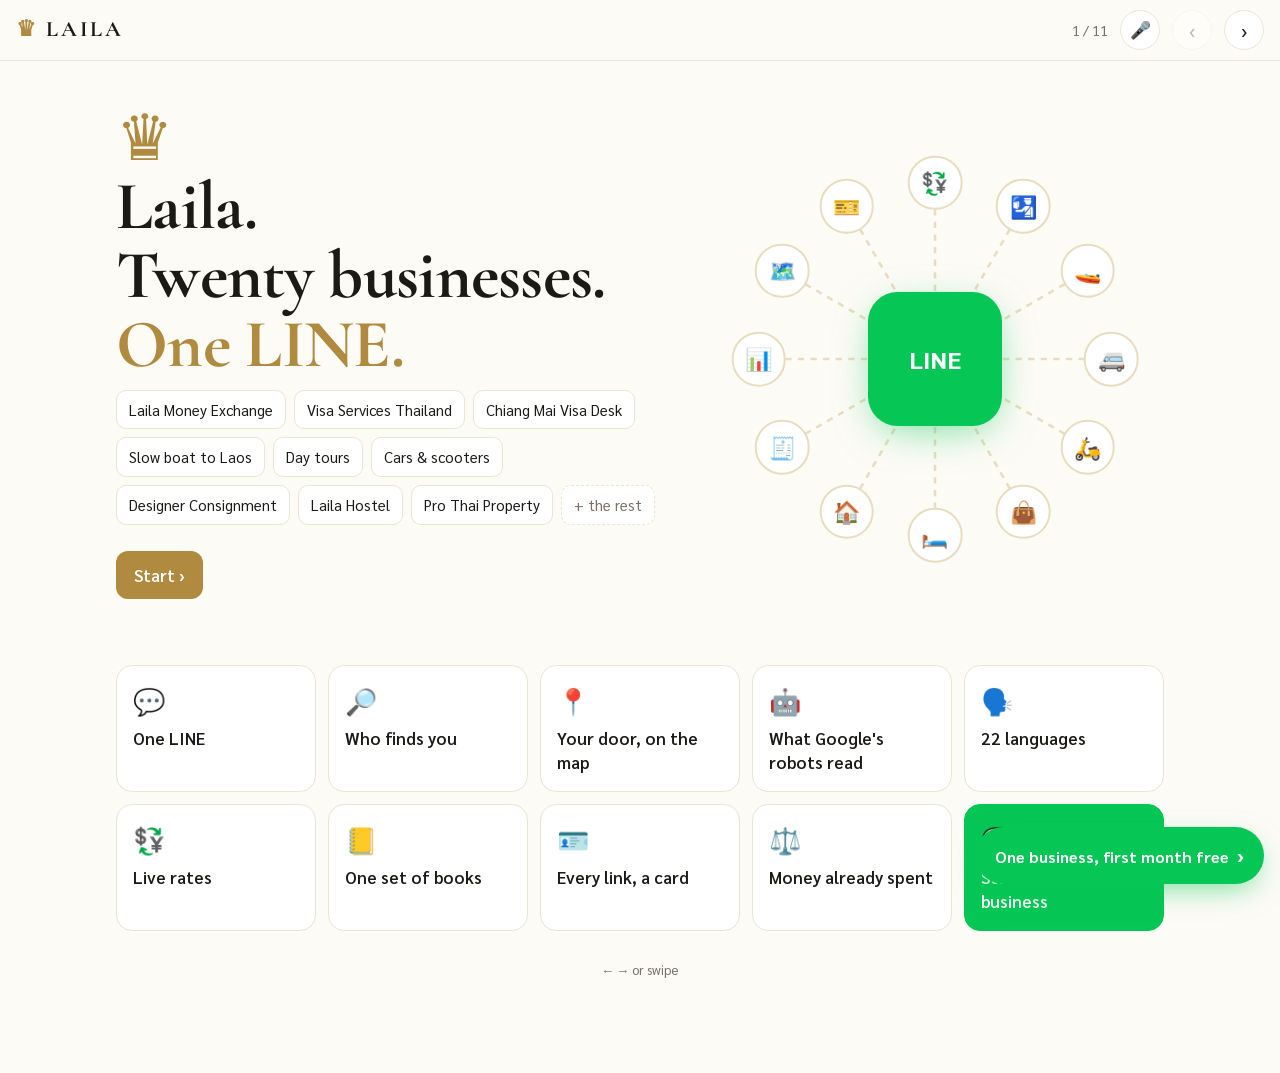
<file: index.html>
<!doctype html>
<html lang="en"><head>
<meta charset="utf-8"><meta name="viewport" content="width=device-width,initial-scale=1">
<title>Laila · twenty businesses, one LINE</title>
<meta name="description" content="For Laila Group, Chiang Rai: ten working demos from motdang.net.">
<link rel="canonical" href="https://nanobotco.github.io/laila/">
<meta property="og:type" content="website"><meta property="og:url" content="https://nanobotco.github.io/laila/">
<meta property="og:title" content="Laila · twenty businesses, one LINE"><meta property="og:description" content="Ten working demos from motdang.net, for Laila Group, Chiang Rai.">
<meta property="og:image" content="https://nanobotco.github.io/laila/card.png"><meta property="og:image:alt" content="Laila. Twenty businesses. One LINE. Ten working demos from motdang.net"><meta property="og:image:width" content="1200"><meta property="og:image:height" content="630">
<meta name="twitter:card" content="summary_large_image"><meta name="twitter:image" content="https://nanobotco.github.io/laila/card.png">
<link rel="icon" href="data:image/svg+xml,<svg xmlns='http://www.w3.org/2000/svg' viewBox='0 0 32 32'><text y='26' font-size='26'>♛</text></svg>">
<link rel="stylesheet" href="deck.css?v=7">
<script type="application/ld+json">{"@context":"https://schema.org","@type":"WebPage","name":"Laila · twenty businesses, one LINE","url":"https://nanobotco.github.io/laila/","author":{"@type":"Organization","name":"motdang.net Co., Ltd.","url":"https://motdang.net/"},"about":{"@type":"Organization","name":"Laila Group","address":{"@type":"PostalAddress","streetAddress":"869/51 Thai Viwat Alley","addressLocality":"Mueang Chiang Rai","postalCode":"57000","addressCountry":"TH"},"telephone":"+66 84 739 9996"}}</script>
<style>
.cover{display:grid;grid-template-columns:1.1fr .9fr;gap:30px;align-items:center;min-height:60vh}
@media (max-width:760px){.cover{grid-template-columns:1fr}}
.crown{font-size:64px;color:var(--gold);line-height:1}
.biz{display:flex;flex-wrap:wrap;gap:8px}
.biz span{background:#fff;border:1px solid var(--line);border-radius:10px;padding:8px 12px;font-size:15px}
.biz span.more{border-style:dashed;color:var(--muted)}
.hub{position:relative;aspect-ratio:1;max-width:420px;margin:auto;width:100%}
.hub .phone{position:absolute;inset:34% 34%;background:var(--green);border-radius:22%;display:grid;place-items:center;color:#fff;font-weight:800;font-size:clamp(16px,3vw,24px);box-shadow:0 10px 40px -10px rgba(6,199,85,.6)}
.hub i{position:absolute;width:13%;aspect-ratio:1;border-radius:50%;background:#fff;border:2px solid var(--gold2);display:grid;place-items:center;font-style:normal;font-size:clamp(14px,3vw,22px);transform:translate(-50%,-50%);animation:pulse 3s ease-in-out infinite}
@keyframes pulse{50%{border-color:var(--gold)}}
.hub svg{position:absolute;inset:0}
.tiles{display:grid;grid-template-columns:repeat(auto-fill,minmax(190px,1fr));gap:12px;margin-top:36px}
.tiles a{display:block;background:#fff;border:1px solid var(--line);border-radius:16px;padding:16px;text-decoration:none;transition:transform .15s}
.tiles a:hover{transform:translateY(-3px);border-color:var(--gold)}
.tiles b{display:block;font-size:26px;margin-bottom:6px}
.tiles span{font-weight:600}
</style>
</head><body>
<main>
  <div class="cover">
    <div>
      <div class="crown">♛</div>
      <h1>Laila.<br>Twenty businesses.<br><em>One LINE.</em></h1>
      <div class="biz">
        <span>Laila Money Exchange</span><span>Visa Services Thailand</span><span>Chiang Mai Visa Desk</span><span>Slow boat to Laos</span><span>Day tours</span><span>Cars &amp; scooters</span><span>Designer Consignment</span><span>Laila Hostel</span><span>Pro Thai Property</span><span class="more">+ the rest</span>
      </div>
      <p style="margin-top:26px"><a class="btn gold" href="line/">Start ›</a></p>
    </div>
    <div class="hub" id="hub" aria-hidden="true"><svg viewBox="0 0 100 100" id="spokes"></svg><div class="phone">LINE</div></div>
  </div>
  <div class="tiles">
    <a href="line/"><b>💬</b><span>One LINE</span></a>
    <a href="find/"><b>🔎</b><span>Who finds you</span></a>
    <a href="maps/"><b>📍</b><span>Your door, on the map</span></a>
    <a href="robots/"><b>🤖</b><span>What Google's robots read</span></a>
    <a href="talk/"><b>🗣️</b><span>22 languages</span></a>
    <a href="rates/"><b>💱</b><span>Live rates</span></a>
    <a href="books/"><b>📒</b><span>One set of books</span></a>
    <a href="card/"><b>🪪</b><span>Every link, a card</span></a>
    <a href="sunk/"><b>⚖️</b><span>Money already spent</span></a>
    <a href="hello/" style="background:#06c755;color:#fff;border-color:#06c755"><b>💬</b><span>Start with one business</span></a>
  </div>
  <p class="hint">← → or swipe</p>
</main>
<script>
const icons=['💱','🛂','🚤','🚐','🛵','👜','🛏️','🏠','🧾','📊','🗺️','🎫'];
const hub=document.getElementById('hub'),svg=document.getElementById('spokes');
icons.forEach((t,k)=>{const a=k/icons.length*Math.PI*2-Math.PI/2,x=50+42*Math.cos(a),y=50+42*Math.sin(a);
const i=document.createElement('i');i.textContent=t;i.style.left=x+'%';i.style.top=y+'%';i.style.animationDelay=(k*.25)+'s';hub.appendChild(i);
svg.insertAdjacentHTML('beforeend',`<line x1="50" y1="50" x2="${x}" y2="${y}" stroke="#e9dcc0" stroke-width=".6" stroke-dasharray="1.5 1.5"><animate attributeName="stroke-dashoffset" from="6" to="0" dur="1.2s" repeatCount="indefinite"/></line>`);});
</script>
<script src="deck.js?v=7"></script>
</body></html>
</file>
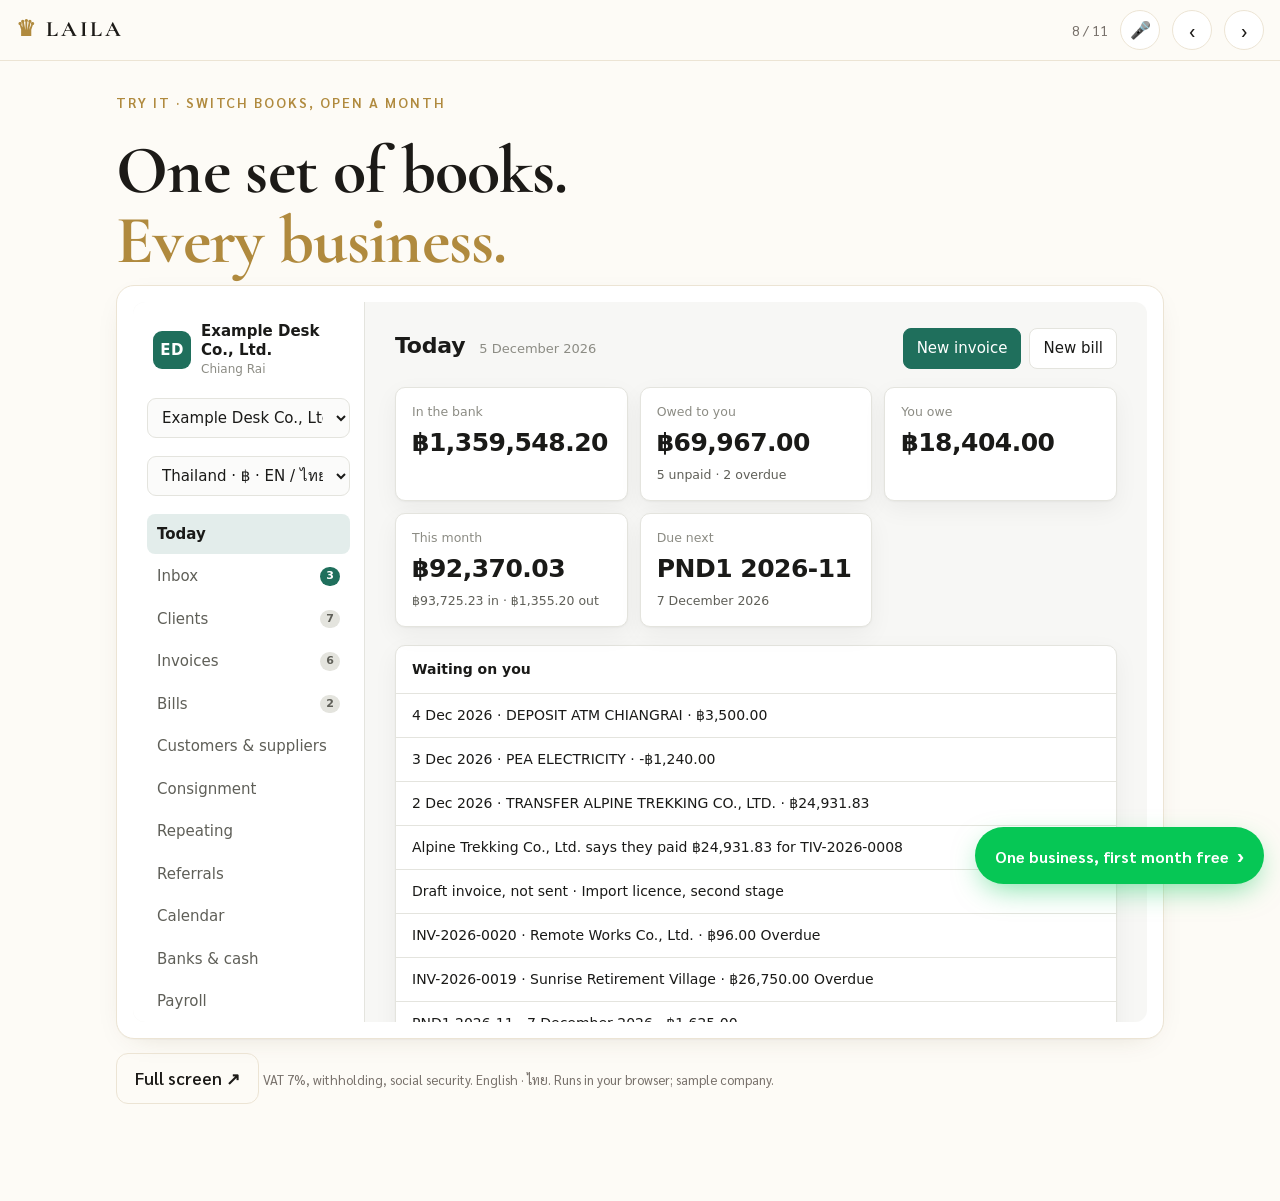
<file: books/index.html>
<!doctype html>
<html lang="en"><head>
<meta charset="utf-8"><meta name="viewport" content="width=device-width,initial-scale=1">
<title>One set of books · Laila</title>
<meta name="description" content="Books for many businesses in one place, English and Thai, Thai tax rules built in. A working demo.">
<meta property="og:title" content="One set of books · Laila"><link rel="stylesheet" href="../deck.css?v=7">
<meta property="og:description" content="Books for many businesses in one place, English and Thai, Thai tax rules built in. A working demo.">
<meta property="og:image" content="https://nanobotco.github.io/laila/og/books.jpg"><meta property="og:image:width" content="1200"><meta property="og:image:height" content="630"><meta property="og:image:type" content="image/jpeg"><meta property="og:image:alt" content="Card: One set of books, Laila"><meta name="twitter:card" content="summary_large_image"><meta name="twitter:image" content="https://nanobotco.github.io/laila/og/books.jpg"><meta name="twitter:image:alt" content="Card: One set of books, Laila">
</head><body>
<main>
<span class="try">Try it · switch books, open a month</span>
<h1>One set of books.<br><em>Every business.</em></h1>
<div class="panel noswipe"><iframe class="frame" style="height:720px" title="Books demo" src="app/"></iframe></div>
<p style="margin-top:14px"><a class="btn ghost" href="app/" target="_blank">Full screen ↗</a> <span class="small">VAT 7%, withholding, social security. English · ไทย. Runs in your browser; sample company.</span></p>
</main>
<script src="../deck.js?v=7"></script>
</body></html>
</file>
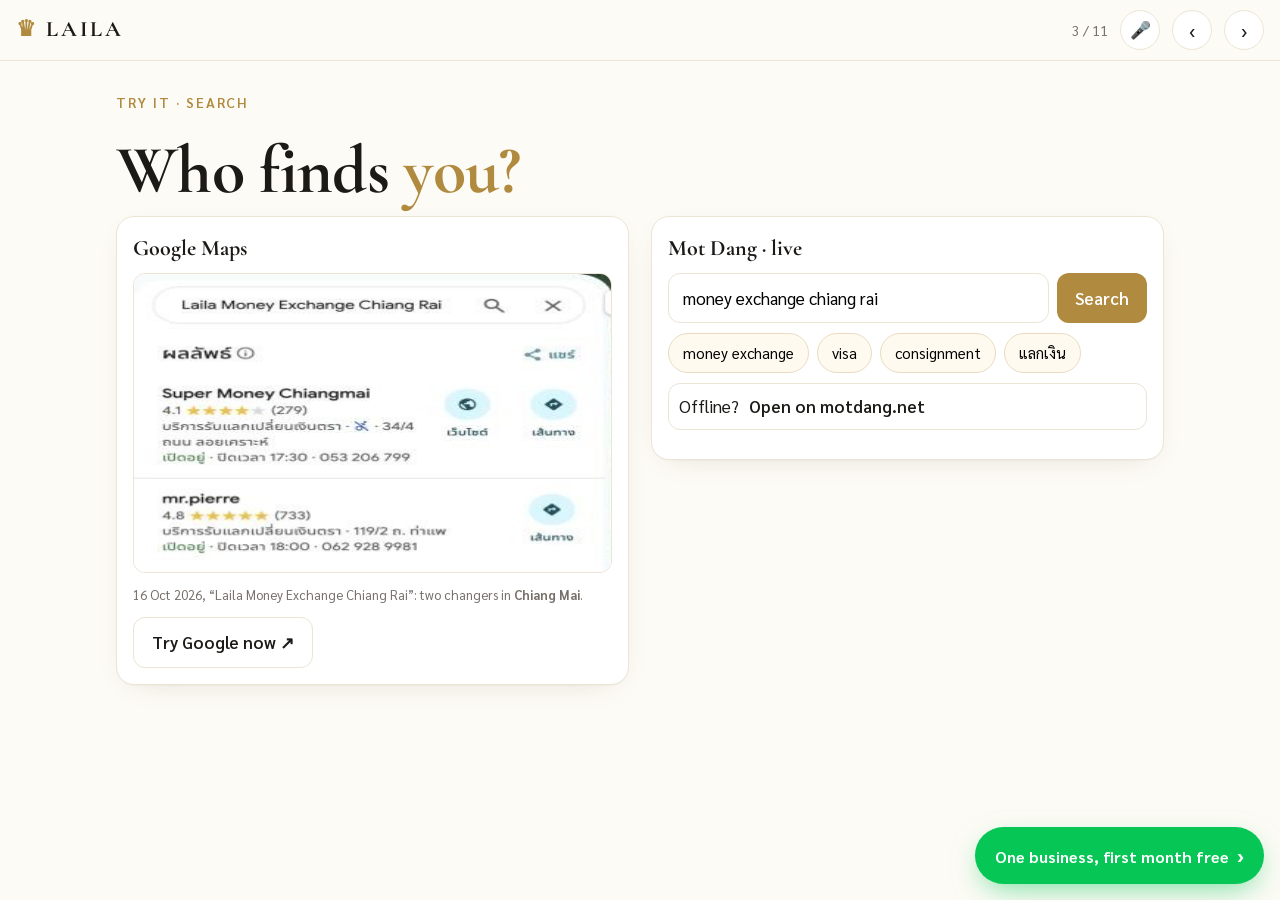
<file: find/index.html>
<!doctype html>
<html lang="en"><head>
<meta charset="utf-8"><meta name="viewport" content="width=device-width,initial-scale=1">
<title>Who finds you · Laila</title>
<meta name="description" content="Google Maps and Mot Dang, asked the same question about Laila's businesses.">
<meta property="og:title" content="Who finds you · Laila"><link rel="stylesheet" href="../deck.css?v=7">
<style>
.shot{width:100%;border-radius:12px;border:1px solid var(--line);display:block}
.res{list-style:none;padding:0;margin:10px 0 0}
.res li{display:flex;gap:10px;align-items:center;padding:10px;border-radius:12px;border:1px solid var(--line);margin-bottom:8px;background:#fff;animation:pop .25s ease-out both}
.res li.her{border-color:var(--gold);background:#fffaf0;box-shadow:0 0 0 3px #f5e9cc}
.res li .k{font-size:22px;width:30px;text-align:center}
.res li a{font-weight:600;text-decoration:none}
.res li .p{font-size:13px;color:var(--muted)}
@keyframes pop{from{opacity:0;transform:translateY(6px)}}
.vs{font-family:var(--display);font-size:22px;font-weight:700;margin:0 0 8px}
form{display:flex;gap:8px}
</style>
<meta property="og:description" content="Google Maps and Mot Dang, asked the same question about Laila&#x27;s businesses.">
<meta property="og:image" content="https://nanobotco.github.io/laila/og/find.jpg"><meta property="og:image:width" content="1200"><meta property="og:image:height" content="630"><meta property="og:image:type" content="image/jpeg"><meta property="og:image:alt" content="Card: Who finds you, Laila"><meta name="twitter:card" content="summary_large_image"><meta name="twitter:image" content="https://nanobotco.github.io/laila/og/find.jpg"><meta name="twitter:image:alt" content="Card: Who finds you, Laila">
</head><body>
<main>
<span class="try">Try it · search</span>
<h1>Who finds <em>you?</em></h1>
<div class="grid2">
  <div class="panel">
    <p class="vs">Google Maps</p>
    <img class="shot" src="../img/google-maps-2026-10-16-list.jpg" alt="Google Maps search for Laila Money Exchange Chiang Rai, 16 October 2026: two money changers in Chiang Mai, Super Money and mr.pierre" width="324" height="300">
    <p class="small">16 Oct 2026, “Laila Money Exchange Chiang Rai”: two changers in <b>Chiang Mai</b>.</p>
    <a class="btn ghost" target="_blank" rel="noopener" href="https://www.google.com/maps/search/Laila+Money+Exchange+Chiang+Rai">Try Google now ↗</a>
  </div>
  <div class="panel noswipe">
    <p class="vs">Mot Dang · live</p>
    <form id="f"><input id="q" type="search" value="money exchange chiang rai"><button class="btn gold">Search</button></form>
    <div class="chips">
      <button class="chip" data-q="money exchange chiang rai">money exchange</button>
      <button class="chip" data-q="visa chiang rai">visa</button>
      <button class="chip" data-q="consignment chiang rai">consignment</button>
      <button class="chip" data-q="แลกเงิน เชียงราย">แลกเงิน</button>
    </div>
    <ul class="res" id="res"></ul>
    <p class="small" id="meta"></p>
  </div>
</div>
</main>
<script>
const res=document.getElementById('res'),meta=document.getElementById('meta');
async function go(q){
  res.innerHTML='<li>…</li>';
  const t0=performance.now();
  try{
    const r=await fetch('https://motdang.net/api/v1/search?limit=6&q='+encodeURIComponent(q));
    const d=await r.json();
    const ms=Math.round(performance.now()-t0);
    res.innerHTML=d.results.slice(0,6).map((p,k)=>{const her=/laila/i.test(p.id+(p.nameEn||'')+p.name);
      return `<li class="${her?'her':''}" style="animation-delay:${k*60}ms"><span class="k">${her?'♛':(k+1)}</span><div><a href="${p.url}" target="_blank" rel="noopener">${p.nameEn||p.name}</a><div class="p">${p.nameEn&&p.name!==p.nameEn?p.name+' · ':''}${p.province==='cr'?'Chiang Rai':'Chiang Mai'}</div></div></li>`}).join('')||'<li>Nothing yet.</li>';
    meta.textContent=`${d.total} places matched · motdang.net/api/v1/search`;
  }catch(e){res.innerHTML='<li>Offline? <a href="https://motdang.net/find?q='+encodeURIComponent(q)+'">Open on motdang.net</a></li>'}
}
document.getElementById('f').onsubmit=e=>{e.preventDefault();go(document.getElementById('q').value)};
document.querySelectorAll('[data-q]').forEach(c=>c.onclick=()=>{document.getElementById('q').value=c.dataset.q;go(c.dataset.q)});
go('money exchange chiang rai');
</script>
<script src="../deck.js?v=7"></script>
</body></html>
</file>
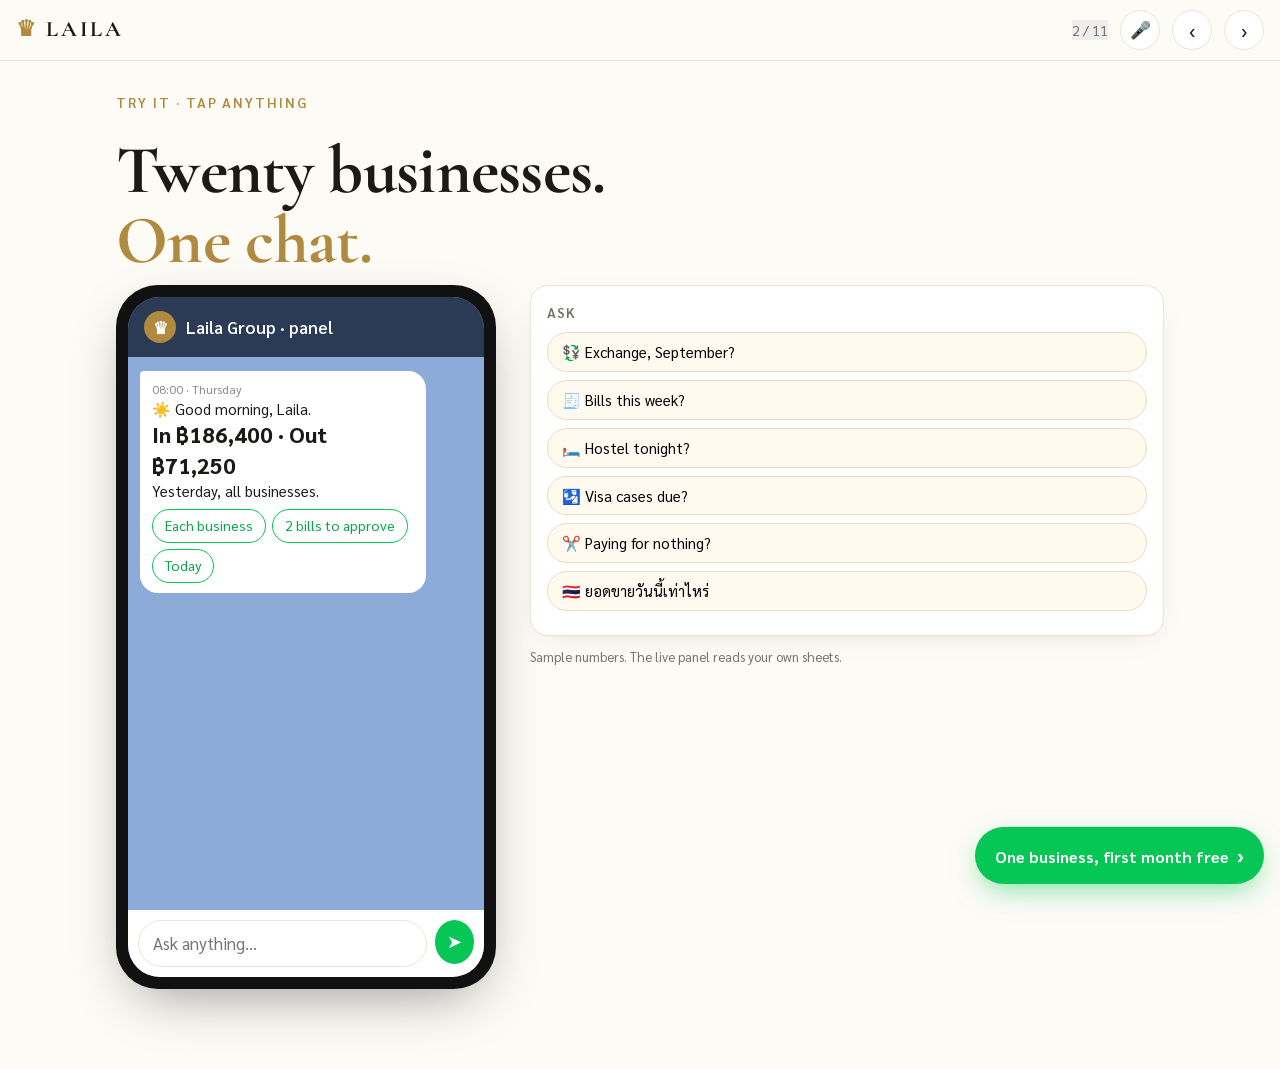
<file: line/index.html>
<!doctype html>
<html lang="en"><head>
<meta charset="utf-8"><meta name="viewport" content="width=device-width,initial-scale=1">
<title>One LINE · Laila</title>
<meta name="description" content="Every business in one LINE chat: a morning message, one-tap yes or no, questions answered.">
<meta property="og:title" content="One LINE · Laila"><link rel="stylesheet" href="../deck.css?v=7">
<style>
.wrap{display:grid;grid-template-columns:380px 1fr;gap:34px;align-items:start}
@media (max-width:820px){.wrap{grid-template-columns:1fr}}
.phone{width:100%;max-width:380px;margin:auto;background:#111;border-radius:42px;padding:12px;box-shadow:0 20px 60px -20px rgba(0,0,0,.45)}
.screen{background:#8cabd9;border-radius:32px;overflow:hidden;height:680px;display:flex;flex-direction:column}
.top{background:#2b3a55;color:#fff;padding:14px 16px;display:flex;align-items:center;gap:10px;font-weight:600}
.top .av{width:32px;height:32px;border-radius:50%;background:var(--gold);display:grid;place-items:center}
.chat{flex:1;overflow-y:auto;padding:14px 12px;display:flex;flex-direction:column;gap:10px}
.msg{max-width:86%;background:#fff;border-radius:4px 18px 18px 18px;padding:10px 12px;font-size:15px;line-height:1.4;animation:pop .25s ease-out}
.msg.me{align-self:flex-end;background:#a3e98b;border-radius:18px 4px 18px 18px}
@keyframes pop{from{transform:scale(.9);opacity:0}}
.msg .t{font-size:12px;color:#888}
.msg table{border-collapse:collapse;width:100%;font-size:14px;margin:6px 0}
.msg td{padding:3px 0;border-bottom:1px solid #f0f0f0}
.msg td:last-child{text-align:right;font-variant-numeric:tabular-nums}
.msg .big{font-size:22px;font-weight:800}
.acts{display:flex;flex-wrap:wrap;gap:6px;margin-top:8px}
.acts button{border:1px solid #06c755;color:#06a548;background:#fff;border-radius:999px;padding:6px 12px;font:inherit;font-size:14px;cursor:pointer}
.acts button:disabled{opacity:.45;cursor:default}
.bill{display:flex;align-items:center;gap:8px;border-top:1px solid #f0f0f0;padding:8px 0}
.bill:first-of-type{border-top:0}
.bill .w{flex:1}
.bill button{width:36px;height:36px;border-radius:50%;border:0;font-size:18px;cursor:pointer}
.y{background:#06c755;color:#fff}.n{background:#eee}
.inp{display:flex;gap:8px;padding:10px;background:#fff}
.inp input{border-radius:999px;padding:10px 14px}
.inp button{border:0;background:#06c755;color:#fff;border-radius:50%;width:44px;height:44px;font-size:18px;cursor:pointer}
.side .chip{display:block;width:100%;text-align:left;margin-bottom:8px}
@media (max-width:820px){.screen{height:70vh;min-height:480px}}
</style>
<meta property="og:description" content="Every business in one LINE chat: a morning message, one-tap yes or no, questions answered.">
<meta property="og:image" content="https://nanobotco.github.io/laila/og/line.jpg"><meta property="og:image:width" content="1200"><meta property="og:image:height" content="630"><meta property="og:image:type" content="image/jpeg"><meta property="og:image:alt" content="Card: One LINE, Laila"><meta name="twitter:card" content="summary_large_image"><meta name="twitter:image" content="https://nanobotco.github.io/laila/og/line.jpg"><meta name="twitter:image:alt" content="Card: One LINE, Laila">
</head><body>
<main>
<span class="try">Try it · tap anything</span>
<h1>Twenty businesses.<br><em>One chat.</em></h1>
<div class="wrap">
  <div class="phone noswipe"><div class="screen">
    <div class="top"><div class="av">♛</div>Laila Group · panel</div>
    <div class="chat" id="chat"></div>
    <form class="inp" id="f"><input id="q" type="text" placeholder="Ask anything…" autocomplete="off"><button aria-label="Send">➤</button></form>
  </div></div>
  <div class="side">
    <div class="panel">
      <h2>Ask</h2>
      <button class="chip" data-q="How much did the exchange make in September?">💱 Exchange, September?</button>
      <button class="chip" data-q="Which bills are due this week?">🧾 Bills this week?</button>
      <button class="chip" data-q="How full is the hostel tonight?">🛏️ Hostel tonight?</button>
      <button class="chip" data-q="Visa cases due?">🛂 Visa cases due?</button>
      <button class="chip" data-q="What are we paying for that nobody uses?">✂️ Paying for nothing?</button>
      <button class="chip" data-q="ยอดขายวันนี้เท่าไหร่">🇹🇭 ยอดขายวันนี้เท่าไหร่</button>
    </div>
    <p class="small" style="margin-top:12px">Sample numbers. The live panel reads your own sheets.</p>
  </div>
</div>
</main>
<script>
const chat=document.getElementById('chat');
const fmt=n=>'฿'+n.toLocaleString('en-US');
function say(html,me,delay=0){return new Promise(r=>setTimeout(()=>{const d=document.createElement('div');d.className='msg'+(me?' me':'');d.innerHTML=html;chat.appendChild(d);chat.scrollTop=chat.scrollHeight;r(d)},delay))}
const BIZ=[['💱','Exchange',52300,8100],['🚤','Slow boat',33800,21400],['🚐','Day tours',18600,9200],['🛵','Cars & scooters',9700,1800],['🛂','Visa',41500,6300],['👜','Consignment',14200,9900],['🛏️','Hostel',11900,4200],['🏠','Property',4400,10350]];
const tin=BIZ.reduce((a,b)=>a+b[2],0),tout=BIZ.reduce((a,b)=>a+b[3],0);
function morning(){
  return say(`<div class="t">08:00 · Thursday</div>☀️ Good morning, Laila.<div class="big">In ${fmt(tin)} · Out ${fmt(tout)}</div>Yesterday, all businesses.<div class="acts"><button data-a="biz">Each business</button><button data-a="bills">2 bills to approve</button><button data-a="today">Today</button></div>`,false,300);
}
function each(){const rows=BIZ.map(b=>`<tr><td>${b[0]} ${b[1]}</td><td>${fmt(b[2]-b[3])}</td></tr>`).join('');return say(`Net, yesterday:<table>${rows}</table><span class="t">Tap a name in the live panel for its week.</span>`)}
function bills(){return say(`<div class="bill"><div class="w">⚡ Electric · Hostel<br><b>${fmt(4820)}</b></div><button class="y">✓</button><button class="n">✕</button></div><div class="bill"><div class="w">📣 Ad agency · Tours<br><b>${fmt(18000)}</b> <span class="t">· 0 bookings from it in 60 days</span></div><button class="y">✓</button><button class="n">✕</button></div>`)}
function today(){return say(`Today:<br>🚤 14 boat pickups, 05:00<br>🛂 2 visa clients, 10:30 and 14:00<br>👜 3 consignors bringing pieces<br>💱 USD board updated 10:01`)}
const A={
 exchange:`September, exchange:<div class="big">Net ${fmt(38600)}</div>Best day 12 Sep. USD 50–100 was 61% of it.`,
 bill:`This week:<br>⚡ Electric, Hostel ${fmt(4820)} · Fri<br>🌐 Website, Tours ${fmt(2400)} · Sat<br>📣 Ad agency, Tours ${fmt(18000)} · Sun`,
 hostel:`Tonight: <b>18 of 20 beds</b>. Two left, both upper bunks.`,
 visa:`6 cases due in 7 days. 2 need a photo from the client. I sent them a LINE.`,
 cut:`Found 4, all running every month:<br>📣 Ad agency, Tours ${fmt(18000)}, 0 bookings in 60 days<br>🖥️ Booking app, Hostel ${fmt(1900)}, last login March<br>📦 Two POS apps, Consignment ${fmt(1200)}, one unused<br><b>${fmt(21100)} a month</b>`,
 th:`วันนี้ถึงตอนนี้: <b>${fmt(61250)}</b> ทุกธุรกิจรวมกัน`,
 none:`In the live panel, this question reads your sheets and answers here.`
};
function answer(q){const s=q.toLowerCase();
 if(/exchange|แลก/.test(s))return A.exchange; if(/bill|บิล/.test(s))return A.bill; if(/hostel|bed|ห้อง/.test(s))return A.hostel;
 if(/visa|วีซ่า/.test(s))return A.visa; if(/nobody|cut|paying|waste/.test(s))return A.cut; if(/วันนี้|ยอด|today|sales/.test(s))return A.th; return A.none}
async function ask(q){await say(q.replace(/</g,'&lt;'),true);await say(answer(q),false,600)}
chat.addEventListener('click',async e=>{
  const b=e.target.closest('button');if(!b)return;
  if(b.dataset.a){b.disabled=true;const t=b.dataset.a;await say(b.textContent,true);if(t==='biz')each();if(t==='bills')bills();if(t==='today')today();return}
  if(b.classList.contains('y')||b.classList.contains('n')){const row=b.closest('.bill');row.querySelectorAll('button').forEach(x=>x.remove());row.insertAdjacentHTML('beforeend',b.classList.contains('y')?'<b style="color:#06a548">Paid ✓</b>':'<b style="color:#c33">Stopped ✕</b>')}
});
document.querySelectorAll('[data-q]').forEach(c=>c.onclick=()=>ask(c.dataset.q));
document.getElementById('f').onsubmit=e=>{e.preventDefault();const q=document.getElementById('q');if(q.value.trim()){ask(q.value.trim());q.value=''}};
morning();
</script>
<script src="../deck.js?v=7"></script>
</body></html>
</file>
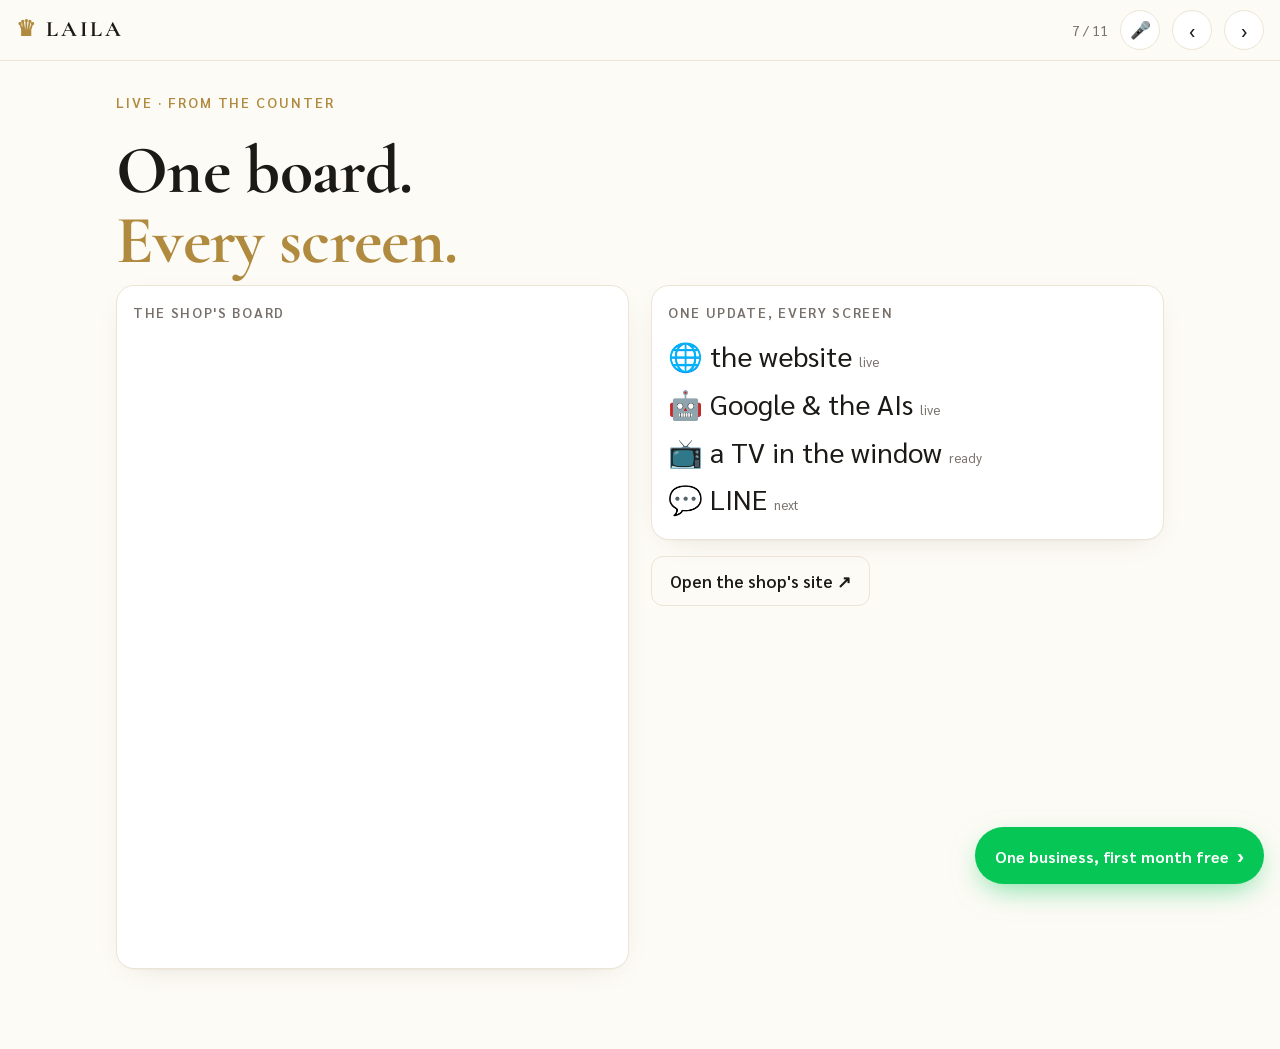
<file: rates/index.html>
<!doctype html>
<html lang="en"><head>
<meta charset="utf-8"><meta name="viewport" content="width=device-width,initial-scale=1">
<title>Live rates · Laila</title>
<meta name="description" content="Laila Money Exchange's rate board, live from the shop's own counter system.">
<meta property="og:title" content="Live rates · Laila"><link rel="stylesheet" href="../deck.css?v=7">
<meta property="og:description" content="Laila Money Exchange&#x27;s rate board, live from the shop&#x27;s own counter system.">
<meta property="og:image" content="https://nanobotco.github.io/laila/og/rates.jpg"><meta property="og:image:width" content="1200"><meta property="og:image:height" content="630"><meta property="og:image:type" content="image/jpeg"><meta property="og:image:alt" content="Card: Live rates, Laila"><meta name="twitter:card" content="summary_large_image"><meta name="twitter:image" content="https://nanobotco.github.io/laila/og/rates.jpg"><meta name="twitter:image:alt" content="Card: Live rates, Laila">
</head><body>
<main>
<span class="try">Live · from the counter</span>
<h1>One board.<br><em>Every screen.</em></h1>
<div class="grid2">
  <div class="panel"><h2>The shop's board</h2><iframe class="frame" style="height:620px" title="Laila Money Exchange live rate board" src="https://laila-exchange.nanobotco.workers.dev/board"></iframe></div>
  <div>
    <div class="panel"><h2>One update, every screen</h2>
      <p style="font-size:28px;line-height:1.7;margin:0">🌐 the website <span class="small">live</span><br>🤖 Google &amp; the AIs <span class="small">live</span><br>📺 a TV in the window <span class="small">ready</span><br>💬 LINE <span class="small">next</span></p>
    </div>
    <p style="margin-top:16px"><a class="btn ghost" target="_blank" rel="noopener" href="https://laila-exchange.nanobotco.workers.dev/">Open the shop's site ↗</a></p>
  </div>
</div>
</main>
<script src="../deck.js?v=7"></script>
</body></html>
</file>
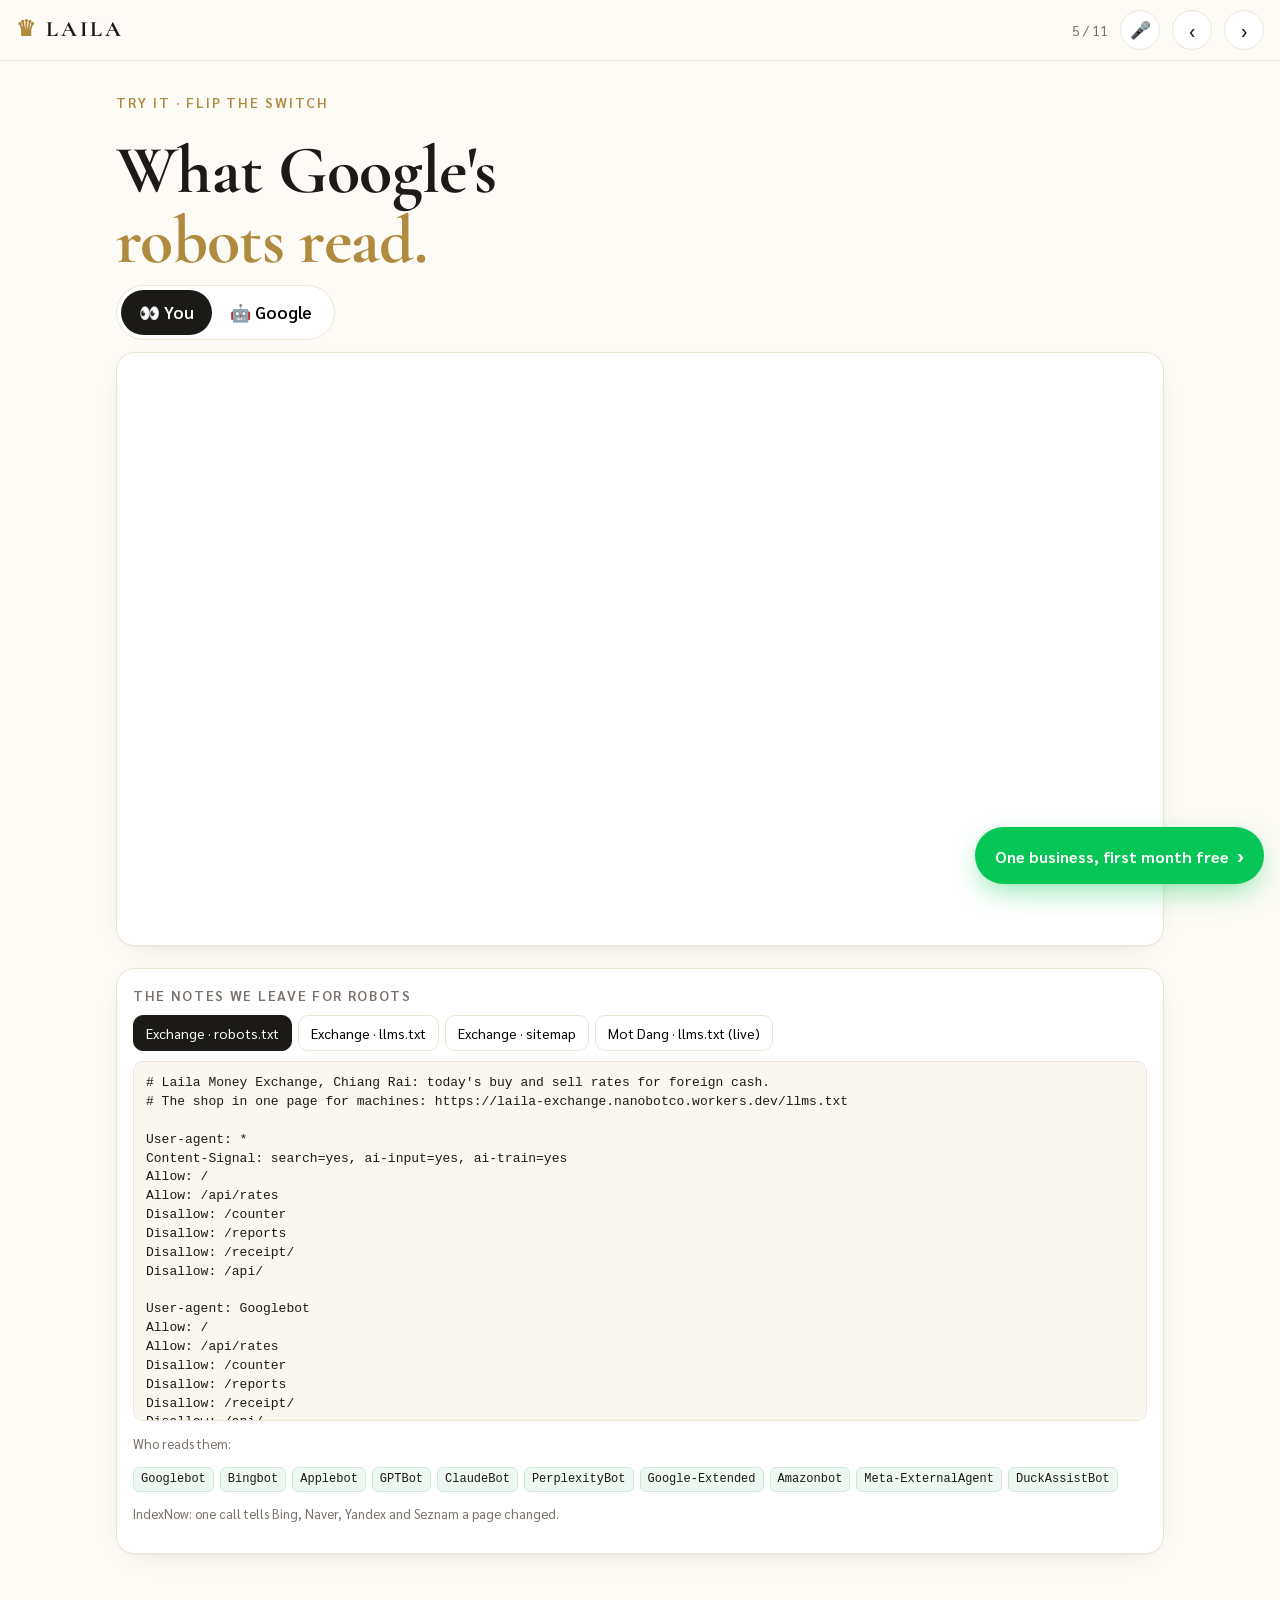
<file: robots/index.html>
<!doctype html>
<html lang="en"><head>
<meta charset="utf-8"><meta name="viewport" content="width=device-width,initial-scale=1">
<title>What Google's robots read · Laila</title>
<meta name="description" content="The same page, as a person sees it and as Google's robot reads it: Laila Money Exchange on Mot Dang.">
<meta property="og:title" content="What Google's robots read · Laila"><link rel="stylesheet" href="../deck.css?v=7">
<style>
.toggle{display:inline-flex;border:1px solid var(--line);border-radius:999px;padding:4px;background:#fff;margin-bottom:12px}
.toggle button{border:0;background:transparent;border-radius:999px;padding:10px 18px;font:inherit;font-weight:600;cursor:pointer}
.toggle button.on{background:var(--ink);color:#fff}
#human{height:560px}
.robot{display:none}
.robot .k{font-size:12px;letter-spacing:.1em;text-transform:uppercase;color:var(--muted);margin:14px 0 4px}
.robot .v{font-size:16px}
.serp{border:1px solid var(--line);border-radius:12px;padding:14px;background:#fff;margin-bottom:6px}
.serp .u{font-size:13px;color:#4d5156}
.serp .t{color:#1a0dab;font-size:20px;margin:2px 0}
.serp .d{font-size:14px;color:#4d5156}
.bots{display:flex;flex-wrap:wrap;gap:6px}
.bots span{font-family:ui-monospace,Menlo,monospace;font-size:12px;background:#eef7f1;border:1px solid #cfe9d8;border-radius:6px;padding:3px 7px}
</style>
<meta property="og:description" content="The same page, as a person sees it and as Google&#x27;s robot reads it: Laila Money Exchange on Mot Dang.">
<meta property="og:image" content="https://nanobotco.github.io/laila/og/robots.jpg"><meta property="og:image:width" content="1200"><meta property="og:image:height" content="630"><meta property="og:image:type" content="image/jpeg"><meta property="og:image:alt" content="Card: What Google&#x27;s robots read, Laila"><meta name="twitter:card" content="summary_large_image"><meta name="twitter:image" content="https://nanobotco.github.io/laila/og/robots.jpg"><meta name="twitter:image:alt" content="Card: What Google&#x27;s robots read, Laila">
</head><body>
<main>
<span class="try">Try it · flip the switch</span>
<h1>What Google's<br><em>robots read.</em></h1>
<div class="toggle noswipe"><button class="on" data-v="human">👀 You</button><button data-v="robot">🤖 Google</button></div>
<div class="panel">
  <iframe id="human" class="frame" title="Laila Money Exchange on Mot Dang" src="https://motdang.net/cr/p/laila-money-exchange-crcuratedlailamoneyexchange.html"></iframe>
  <div id="robot" class="robot">
    <div class="k">In the results</div>
    <div class="serp"><div class="u" id="r-u"></div><div class="t" id="r-t"></div><div class="d" id="r-d"></div></div>
    <div class="k">The facts, in Google's own format (schema.org)</div>
    <pre class="mono" id="r-ld"></pre>
    <div class="k">The words</div>
    <pre class="mono" id="r-txt" style="max-height:200px"></pre>
  </div>
</div>
<div class="panel noswipe" style="margin-top:22px">
  <h2>The notes we leave for robots</h2>
  <div class="tabs" id="tabs">
    <button class="tab on" data-u="../snap/exchange-robots.txt">Exchange · robots.txt</button>
    <button class="tab" data-u="../snap/exchange-llms.txt">Exchange · llms.txt</button>
    <button class="tab" data-u="../snap/exchange-sitemap.xml">Exchange · sitemap</button>
    <button class="tab" data-u="https://motdang.net/llms.txt">Mot Dang · llms.txt (live)</button>
  </div>
  <pre class="mono" id="file">…</pre>
  <p class="small" style="margin-top:14px">Who reads them:</p>
  <div class="bots"><span>Googlebot</span><span>Bingbot</span><span>Applebot</span><span>GPTBot</span><span>ClaudeBot</span><span>PerplexityBot</span><span>Google-Extended</span><span>Amazonbot</span><span>Meta-ExternalAgent</span><span>DuckAssistBot</span></div>
  <p class="small">IndexNow: one call tells Bing, Naver, Yandex and Seznam a page changed.</p>
</div>
</main>
<script>
const URL_='https://motdang.net/cr/p/laila-money-exchange-crcuratedlailamoneyexchange.html';
let loaded=false;
async function robot(){
  if(loaded)return;loaded=true;
  try{
    const h=await (await fetch(URL_)).text();const doc=new DOMParser().parseFromString(h,'text/html');
    document.getElementById('r-u').textContent='motdang.net › cr › p › laila-money-exchange';
    document.getElementById('r-t').textContent=doc.title;
    document.getElementById('r-d').textContent=(doc.querySelector('meta[name=description]')||{}).content||'';
    const ld=[...doc.querySelectorAll('script[type="application/ld+json"]')].map(s=>{try{return JSON.parse(s.textContent)}catch(e){return null}}).filter(x=>x&&x['@type']==='LocalBusiness');
    document.getElementById('r-ld').textContent=JSON.stringify(ld[0]||{},null,2);
    doc.querySelectorAll('script,style,noscript,svg,nav,header,footer').forEach(n=>n.remove());
    document.getElementById('r-txt').textContent=(doc.body.innerText||doc.body.textContent).replace(/\s+\n/g,'\n').replace(/[ \t]+/g,' ').replace(/\n{2,}/g,'\n').trim().slice(0,1400);
  }catch(e){document.getElementById('r-txt').textContent='Could not reach motdang.net just now.'}
}
document.querySelectorAll('.toggle button').forEach(b=>b.onclick=()=>{
  document.querySelectorAll('.toggle button').forEach(x=>x.classList.toggle('on',x===b));
  const r=b.dataset.v==='robot';document.getElementById('human').style.display=r?'none':'block';document.getElementById('robot').style.display=r?'block':'none';if(r)robot();
});
async function file(u){const f=document.getElementById('file');f.textContent='…';try{f.textContent=(await (await fetch(u)).text()).slice(0,6000)}catch(e){f.textContent='Could not load.'}}
document.querySelectorAll('#tabs .tab').forEach(t=>t.onclick=()=>{document.querySelectorAll('#tabs .tab').forEach(x=>x.classList.toggle('on',x===t));file(t.dataset.u)});
file('../snap/exchange-robots.txt');
</script>
<script src="../deck.js?v=7"></script>
</body></html>
</file>
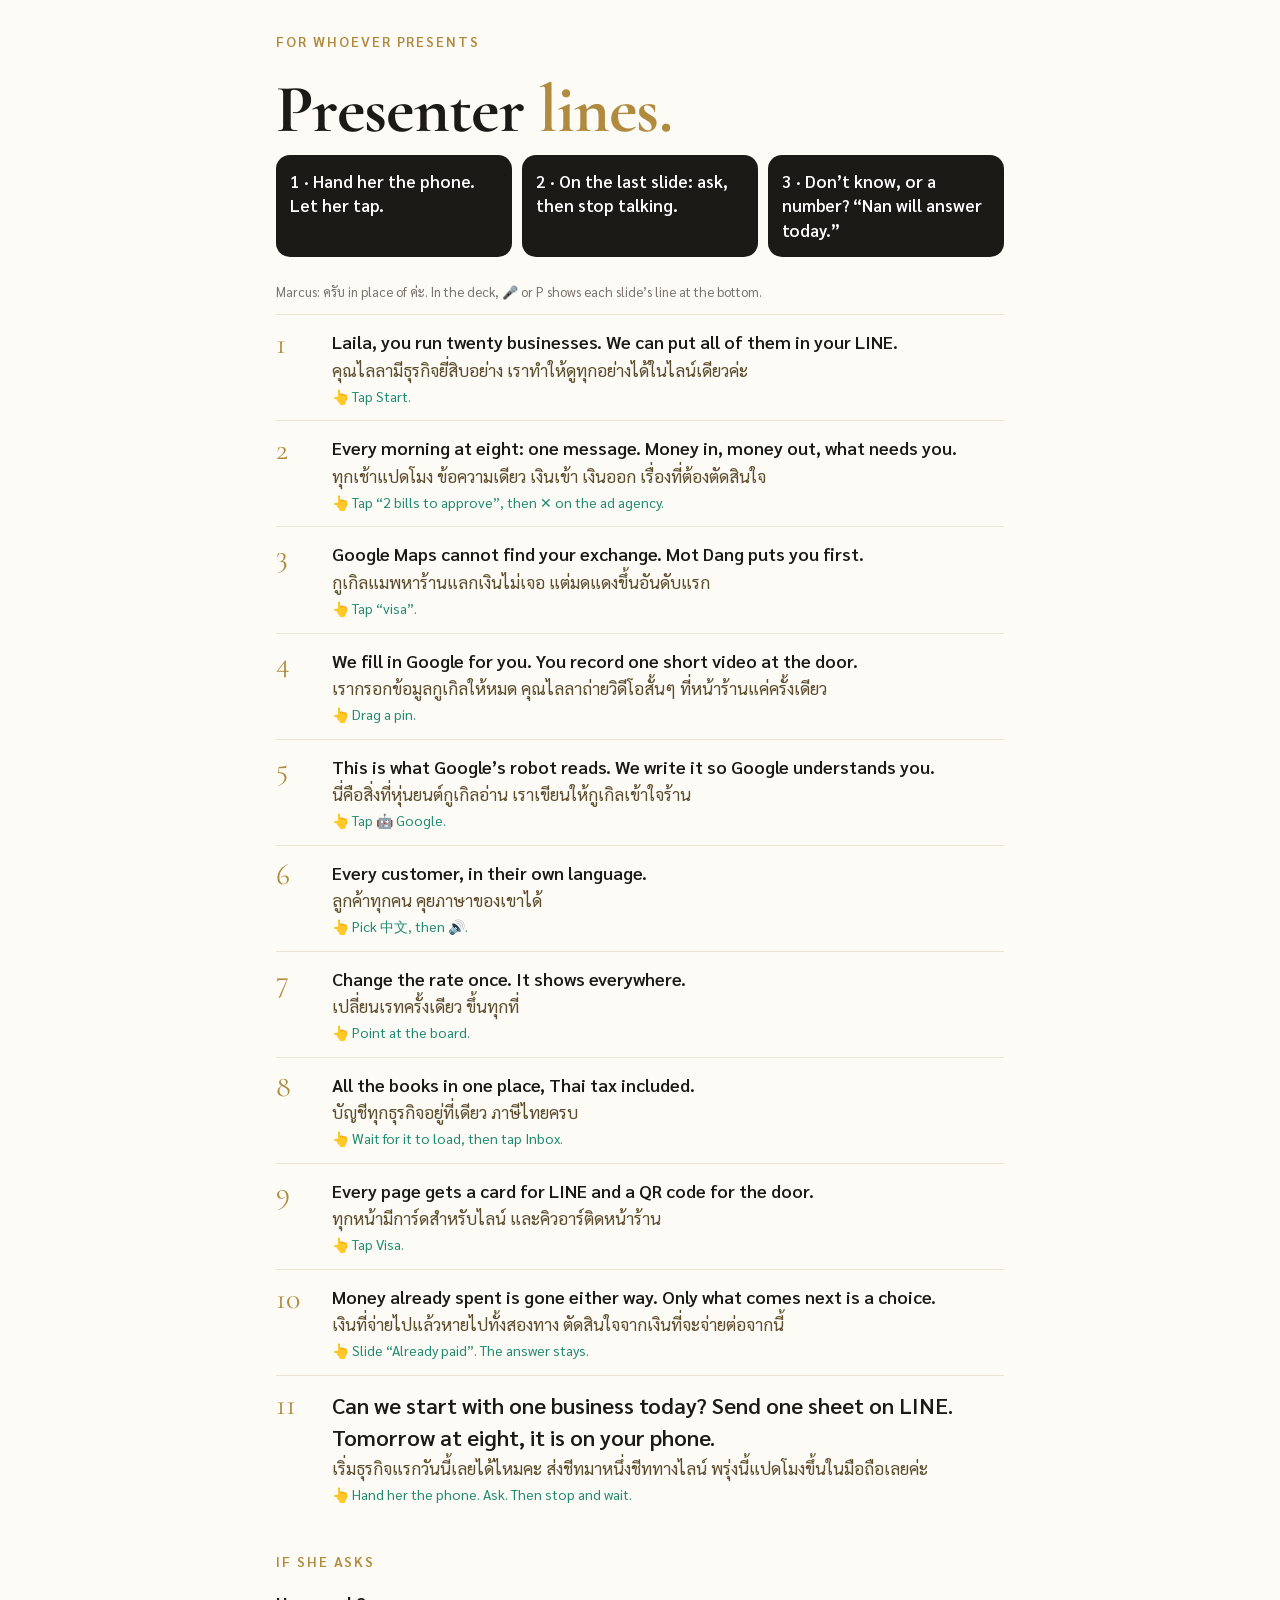
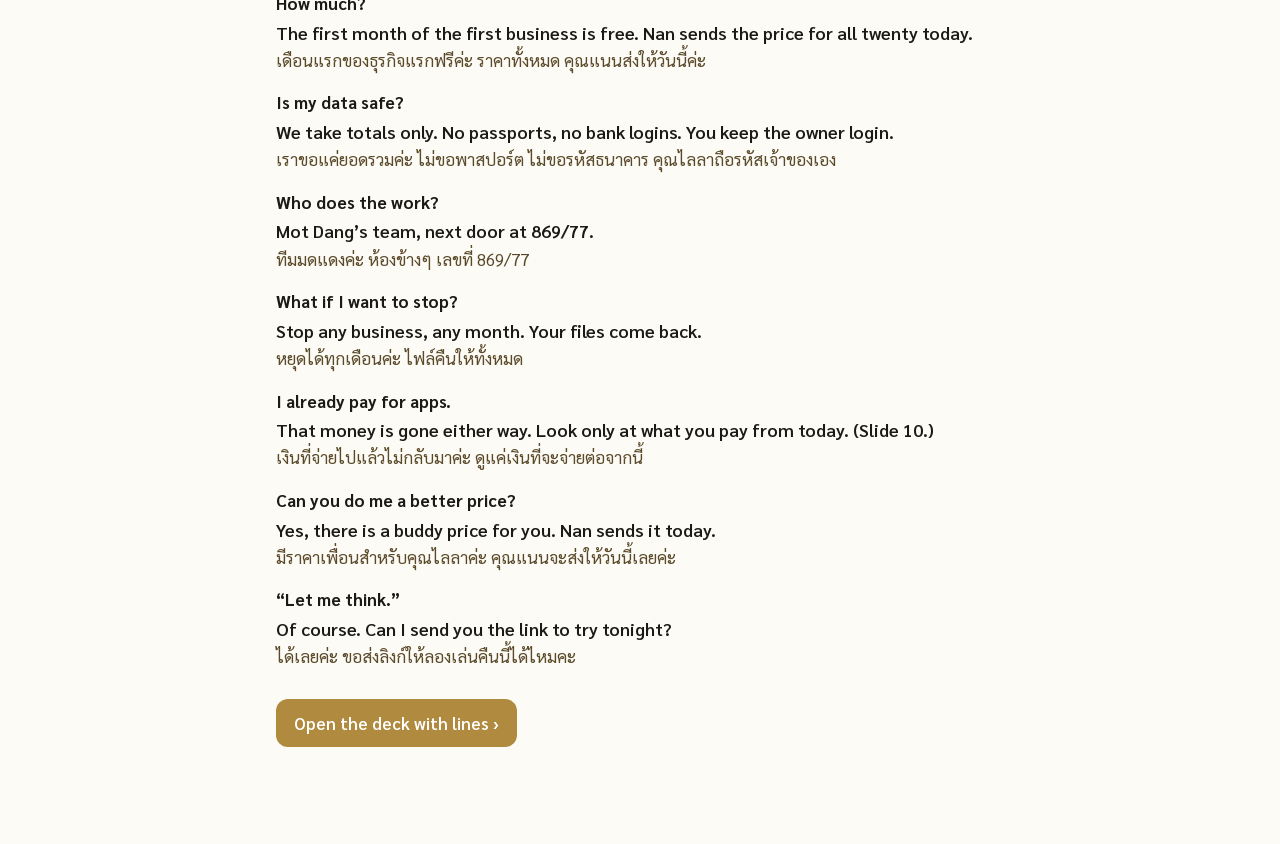
<file: say/index.html>
<!doctype html>
<html lang="en"><head>
<meta charset="utf-8"><meta name="viewport" content="width=device-width,initial-scale=1">
<title>Presenter lines · Laila</title>
<meta name="robots" content="noindex">
<link rel="stylesheet" href="../deck.css?v=7">
<style>
main{max-width:760px}
.tip{display:grid;grid-template-columns:repeat(3,1fr);gap:10px;margin:10px 0 26px}
@media (max-width:640px){.tip{grid-template-columns:1fr}}
.tip div{background:#1c1a17;color:#fff;border-radius:14px;padding:14px;font-weight:600}
.ln{display:grid;grid-template-columns:44px 1fr;gap:12px;padding:14px 0;border-top:1px solid var(--line)}
.ln .k{font-family:var(--display);font-size:30px;color:var(--gold);line-height:1}
.ln a{text-decoration:none}
.en{font-size:18px;font-weight:600}
.th{color:#5a4a2a;margin-top:2px}
.tp{font-size:14px;color:var(--teal);margin-top:4px}
.last .en{font-size:22px}
.qa{margin-top:30px}
.qa h3{margin:18px 0 4px;font-size:17px}
</style>
</head><body>
<main>
<span class="try">For whoever presents</span>
<h1>Presenter <em>lines.</em></h1>
<div class="tip">
  <div>1 · Hand her the phone. Let her tap.</div>
  <div>2 · On the last slide: ask, then stop talking.</div>
  <div>3 · Don’t know, or a number? “Nan will answer today.”</div>
</div>
<p class="small">Marcus: ครับ in place of ค่ะ. In the deck, 🎤 or P shows each slide’s line at the bottom.</p>
<div id="lines"></div>
<div class="qa">
  <h2 class="try" style="margin:0">If she asks</h2>
  <h3>How much?</h3><div class="en">The first month of the first business is free. Nan sends the price for all twenty today.</div><div class="th" lang="th">เดือนแรกของธุรกิจแรกฟรีค่ะ ราคาทั้งหมด คุณแนนส่งให้วันนี้ค่ะ</div>
  <h3>Is my data safe?</h3><div class="en">We take totals only. No passports, no bank logins. You keep the owner login.</div><div class="th" lang="th">เราขอแค่ยอดรวมค่ะ ไม่ขอพาสปอร์ต ไม่ขอรหัสธนาคาร คุณไลลาถือรหัสเจ้าของเอง</div>
  <h3>Who does the work?</h3><div class="en">Mot Dang’s team, next door at 869/77.</div><div class="th" lang="th">ทีมมดแดงค่ะ ห้องข้างๆ เลขที่ 869/77</div>
  <h3>What if I want to stop?</h3><div class="en">Stop any business, any month. Your files come back.</div><div class="th" lang="th">หยุดได้ทุกเดือนค่ะ ไฟล์คืนให้ทั้งหมด</div>
  <h3>I already pay for apps.</h3><div class="en">That money is gone either way. Look only at what you pay from today. (Slide 10.)</div><div class="th" lang="th">เงินที่จ่ายไปแล้วไม่กลับมาค่ะ ดูแค่เงินที่จะจ่ายต่อจากนี้</div>
  <h3>Can you do me a better price?</h3><div class="en">Yes, there is a buddy price for you. Nan sends it today.</div><div class="th" lang="th">มีราคาเพื่อนสำหรับคุณไลลาค่ะ คุณแนนจะส่งให้วันนี้เลยค่ะ</div>
  <h3>“Let me think.”</h3><div class="en">Of course. Can I send you the link to try tonight?</div><div class="th" lang="th">ได้เลยค่ะ ขอส่งลิงก์ให้ลองเล่นคืนนี้ได้ไหมคะ</div>
</div>
<p style="margin-top:30px"><a class="btn gold" href="../?say">Open the deck with lines ›</a></p>
</main>
<script src="../deck.js?v=7" data-noslide></script>
<script>
document.getElementById('lines').innerHTML=LAILA.SAY.map((s,i)=>`<div class="ln${i===LAILA.SAY.length-1?' last':''}"><a class="k" href="../${s[0]}?say">${i+1}</a><div><div class="en">${s[1]}</div><div class="th" lang="th">${s[2]}</div><div class="tp">👆 ${s[3]}</div></div></div>`).join('');
</script>
</body></html>
</file>
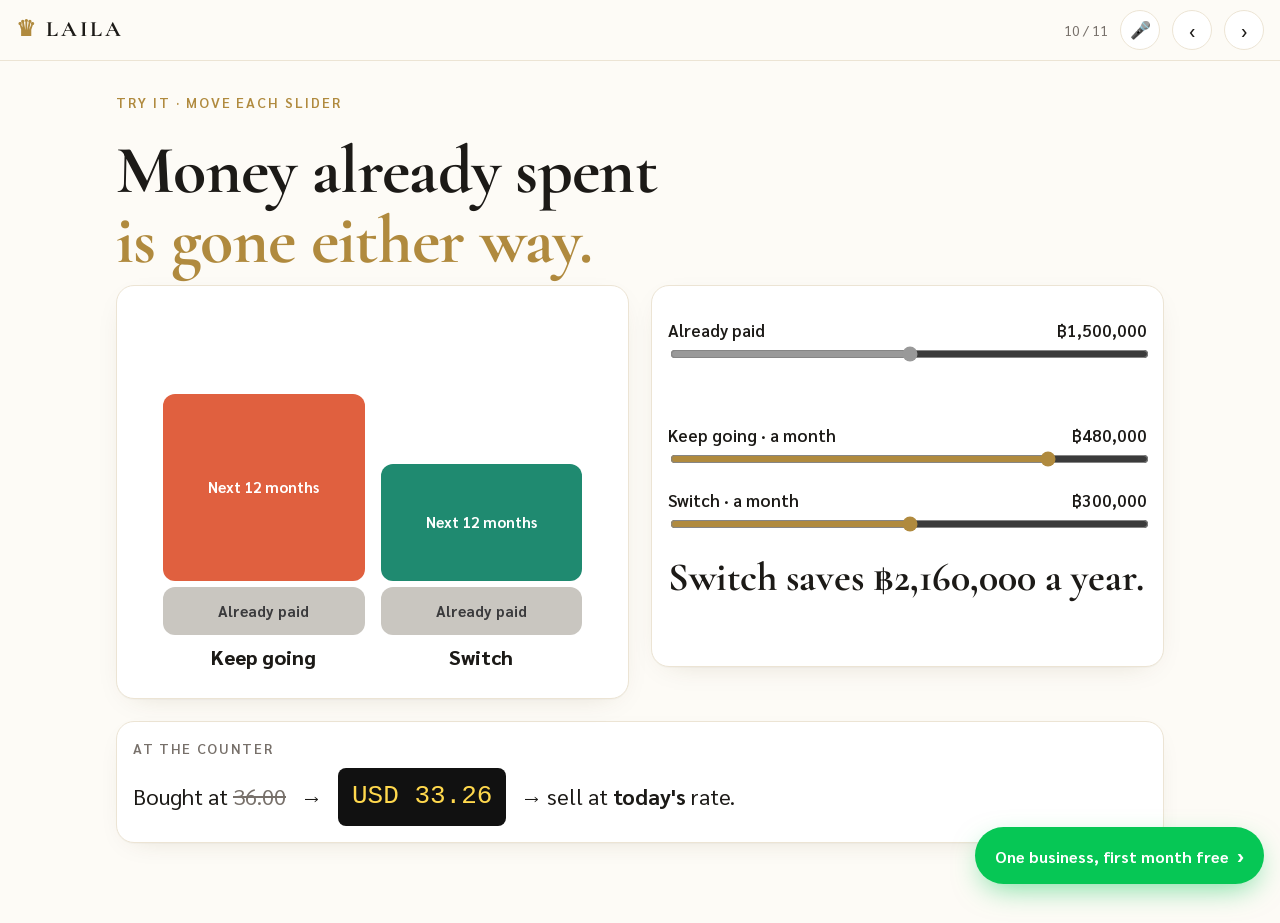
<file: sunk/index.html>
<!doctype html>
<html lang="en"><head>
<meta charset="utf-8"><meta name="viewport" content="width=device-width,initial-scale=1">
<title>Money already spent · Laila</title>
<meta name="description" content="Sunk cost, by doing: move the sliders and see which one changes the answer.">
<meta property="og:title" content="Money already spent · Laila"><link rel="stylesheet" href="../deck.css?v=7">
<style>
.board{display:flex;gap:16px;justify-content:center;align-items:flex-end;height:380px;padding-bottom:10px}
.col{width:42%;max-width:220px;display:flex;flex-direction:column;justify-content:flex-end;height:100%}
.b{border-radius:12px;display:grid;place-items:center;color:#fff;font-weight:700;text-align:center;font-size:15px;transition:height .25s;overflow:hidden;margin-top:6px;min-height:0}
.gone{background:var(--gone);color:#3a3a3c}
.keep{background:var(--red)}
.sw{background:var(--teal)}
.lab{text-align:center;font-weight:800;font-size:20px;margin-top:8px}
.sl{margin:16px 0}
.sl label{display:flex;justify-content:space-between;font-weight:600}
.sl input{width:100%;accent-color:var(--gold)}
.sl.grey input{accent-color:#999}
.verdict{font-family:var(--display);font-size:clamp(26px,4.5vw,40px);font-weight:700;line-height:1.15;min-height:2.4em}
.flash{color:var(--gold);font-weight:700;opacity:0;transition:opacity .3s;height:1.4em}
.flash.on{opacity:1}
.fx{display:flex;align-items:center;gap:16px;flex-wrap:wrap;font-size:22px}
.fx .bd{background:#111;color:#ffd84d;font-family:ui-monospace,Menlo,monospace;padding:10px 14px;border-radius:8px;font-size:26px}
.fx s{color:var(--muted)}
</style>
<meta property="og:description" content="Sunk cost, by doing: move the sliders and see which one changes the answer.">
<meta property="og:image" content="https://nanobotco.github.io/laila/og/sunk.jpg"><meta property="og:image:width" content="1200"><meta property="og:image:height" content="630"><meta property="og:image:type" content="image/jpeg"><meta property="og:image:alt" content="Card: Money already spent, Laila"><meta name="twitter:card" content="summary_large_image"><meta name="twitter:image" content="https://nanobotco.github.io/laila/og/sunk.jpg"><meta name="twitter:image:alt" content="Card: Money already spent, Laila">
</head><body>
<main>
<span class="try">Try it · move each slider</span>
<h1>Money already spent<br><em>is gone either way.</em></h1>
<div class="grid2">
  <div class="panel noswipe">
    <div class="board">
      <div class="col"><div class="b keep" id="bk"></div><div class="b gone" id="g1">Already paid</div><div class="lab">Keep going</div></div>
      <div class="col"><div class="b sw" id="bs"></div><div class="b gone" id="g2">Already paid</div><div class="lab">Switch</div></div>
    </div>
  </div>
  <div class="panel noswipe">
    <div class="sl grey"><label>Already paid <span id="vg"></span></label><input id="g" type="range" min="0" max="3000000" step="50000" value="1500000"></div>
    <div class="flash" id="fl">The answer didn't change.</div>
    <div class="sl"><label>Keep going · a month <span id="vk"></span></label><input id="k" type="range" min="0" max="600000" step="10000" value="480000"></div>
    <div class="sl"><label>Switch · a month <span id="vs"></span></label><input id="s" type="range" min="0" max="600000" step="10000" value="300000"></div>
    <div class="verdict" id="vd"></div>
  </div>
</div>
<div class="panel" style="margin-top:22px">
  <h2>At the counter</h2>
  <div class="fx"><span>Bought at <s>36.00</s></span><span>→</span><span class="bd">USD 33.26</span><span>→ sell at <b>today's</b> rate.</span></div>
</div>
</main>
<script>
const $=id=>document.getElementById(id),f=n=>'฿'+Math.round(n).toLocaleString('en-US');
let lastV='',t;
function draw(src){
  const g=+$('g').value,k=+$('k').value,s=+$('s').value,H=330,max=3000000+600000*12;
  const gh=g/max*H,kh=k*12/max*H,sh=s*12/max*H;
  $('g1').style.height=$('g2').style.height=gh+'px';$('bk').style.height=kh+'px';$('bs').style.height=sh+'px';
  $('bk').textContent=kh>34?'Next 12 months':'';$('bs').textContent=sh>34?'Next 12 months':'';$('g1').textContent=$('g2').textContent=gh>34?'Already paid':'';
  $('vg').textContent=f(g);$('vk').textContent=f(k);$('vs').textContent=f(s);
  const d=(k-s)*12;const v=d>0?`Switch saves ${f(d)} a year.`:d<0?`Keep going saves ${f(-d)} a year.`:'Same cost. Pick on value.';
  $('vd').textContent=v;
  if(src==='g'){$('fl').classList.add('on');clearTimeout(t);t=setTimeout(()=>$('fl').classList.remove('on'),1400)}
}
['g','k','s'].forEach(id=>$(id).addEventListener('input',()=>draw(id)));
draw();
</script>
<script src="../deck.js?v=7"></script>
</body></html>
</file>
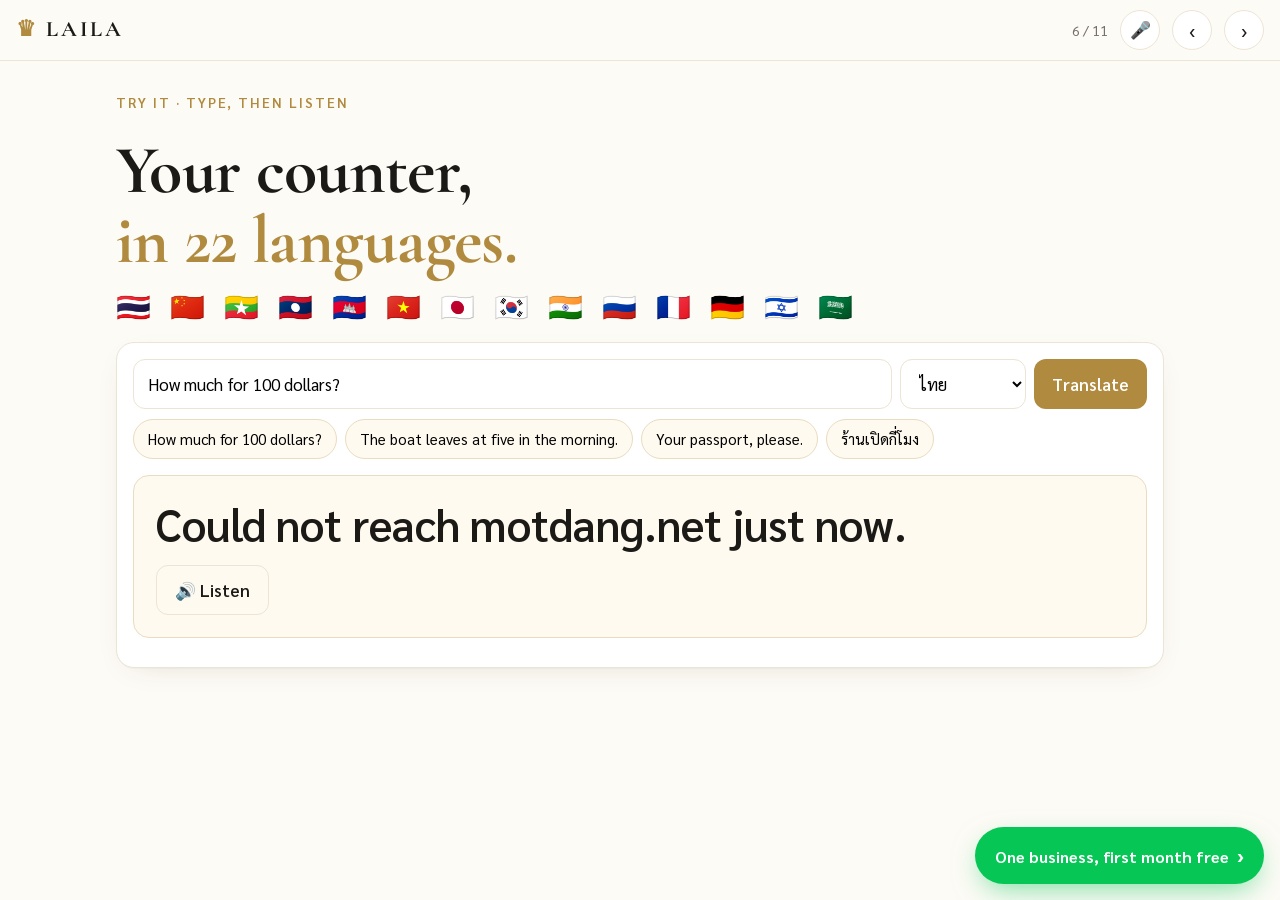
<file: talk/index.html>
<!doctype html>
<html lang="en"><head>
<meta charset="utf-8"><meta name="viewport" content="width=device-width,initial-scale=1">
<title>22 languages · Laila</title>
<meta name="description" content="Laila's counter, in 22 languages: type, translate, listen. Live from motdang.net.">
<meta property="og:title" content="22 languages · Laila"><link rel="stylesheet" href="../deck.css?v=7">
<style>
.row{display:flex;gap:8px;flex-wrap:wrap}
.row select{width:auto;flex:0 0 auto}
.row input{flex:1;min-width:220px}
.outp{margin-top:16px;padding:22px;border-radius:16px;background:#fffaf0;border:1px solid var(--gold2);min-height:150px}
.outp .t{font-size:clamp(28px,5vw,44px);line-height:1.2;font-weight:600}
.outp .r{color:var(--muted);margin-top:6px;font-size:18px}
.flags{font-size:28px;letter-spacing:6px;margin:8px 0 16px}
</style>
<meta property="og:description" content="Laila&#x27;s counter, in 22 languages: type, translate, listen. Live from motdang.net.">
<meta property="og:image" content="https://nanobotco.github.io/laila/og/talk.jpg"><meta property="og:image:width" content="1200"><meta property="og:image:height" content="630"><meta property="og:image:type" content="image/jpeg"><meta property="og:image:alt" content="Card: 22 languages, Laila"><meta name="twitter:card" content="summary_large_image"><meta name="twitter:image" content="https://nanobotco.github.io/laila/og/talk.jpg"><meta name="twitter:image:alt" content="Card: 22 languages, Laila">
</head><body>
<main>
<span class="try">Try it · type, then listen</span>
<h1>Your counter,<br><em>in 22 languages.</em></h1>
<div class="flags" aria-hidden="true">🇹🇭 🇨🇳 🇲🇲 🇱🇦 🇰🇭 🇻🇳 🇯🇵 🇰🇷 🇮🇳 🇷🇺 🇫🇷 🇩🇪 🇮🇱 🇸🇦</div>
<div class="panel noswipe">
  <form class="row" id="f">
    <input id="q" type="text" value="How much for 100 dollars?">
    <select id="to">
      <option value="th">ไทย</option><option value="zh">中文</option><option value="my">မြန်မာ</option><option value="lo">ລາວ</option><option value="km">ខ្មែរ</option><option value="vi">Tiếng Việt</option><option value="ja">日本語</option><option value="ko">한국어</option><option value="hi">हिन्दी</option><option value="ru">Русский</option><option value="fr">Français</option><option value="de">Deutsch</option><option value="he">עברית</option><option value="ar">العربية</option><option value="en">English</option>
    </select>
    <button class="btn gold">Translate</button>
  </form>
  <div class="chips">
    <button class="chip">How much for 100 dollars?</button>
    <button class="chip">The boat leaves at five in the morning.</button>
    <button class="chip">Your passport, please.</button>
    <button class="chip">ร้านเปิดกี่โมง</button>
  </div>
  <div class="outp"><div class="t" id="t">…</div><div class="r" id="r"></div>
    <p style="margin:14px 0 0"><button class="btn ghost" id="say">🔊 Listen</button></p></div>
  <p class="small" id="meta"></p>
</div>
</main>
<script>
const LOC={th:'th-TH',zh:'zh-CN',my:'my-MM',lo:'lo-LA',km:'km-KH',vi:'vi-VN',ja:'ja-JP',ko:'ko-KR',hi:'hi-IN',ru:'ru-RU',fr:'fr-FR',de:'de-DE',he:'he-IL',ar:'ar-SA',en:'en-US'};
async function go(){
  const q=document.getElementById('q').value.trim(),to=document.getElementById('to').value;if(!q)return;
  const t=document.getElementById('t');t.textContent='…';document.getElementById('r').textContent='';
  const t0=performance.now();
  try{const d=await (await fetch(`https://motdang.net/api/translate?to=${to}&text=${encodeURIComponent(q)}`)).json();
    t.textContent=d.t||d.error||'—';t.lang=to;t.dir=(to==='he'||to==='ar')?'rtl':'ltr';document.getElementById('r').textContent=d.r||'';
    document.getElementById('meta').textContent=`${Math.round(performance.now()-t0)} ms · motdang.net/api/translate`;
  }catch(e){t.textContent='Could not reach motdang.net just now.'}
}
document.getElementById('f').onsubmit=e=>{e.preventDefault();go()};
document.querySelectorAll('.chip').forEach(c=>c.onclick=()=>{document.getElementById('q').value=c.textContent;if(/[฀-๿]/.test(c.textContent))document.getElementById('to').value='en';go()});
document.getElementById('to').onchange=go;
document.getElementById('say').onclick=()=>{const u=new SpeechSynthesisUtterance(document.getElementById('t').textContent);u.lang=LOC[document.getElementById('to').value]||'th-TH';speechSynthesis.cancel();speechSynthesis.speak(u)};
go();
</script>
<script src="../deck.js?v=7"></script>
</body></html>
</file>
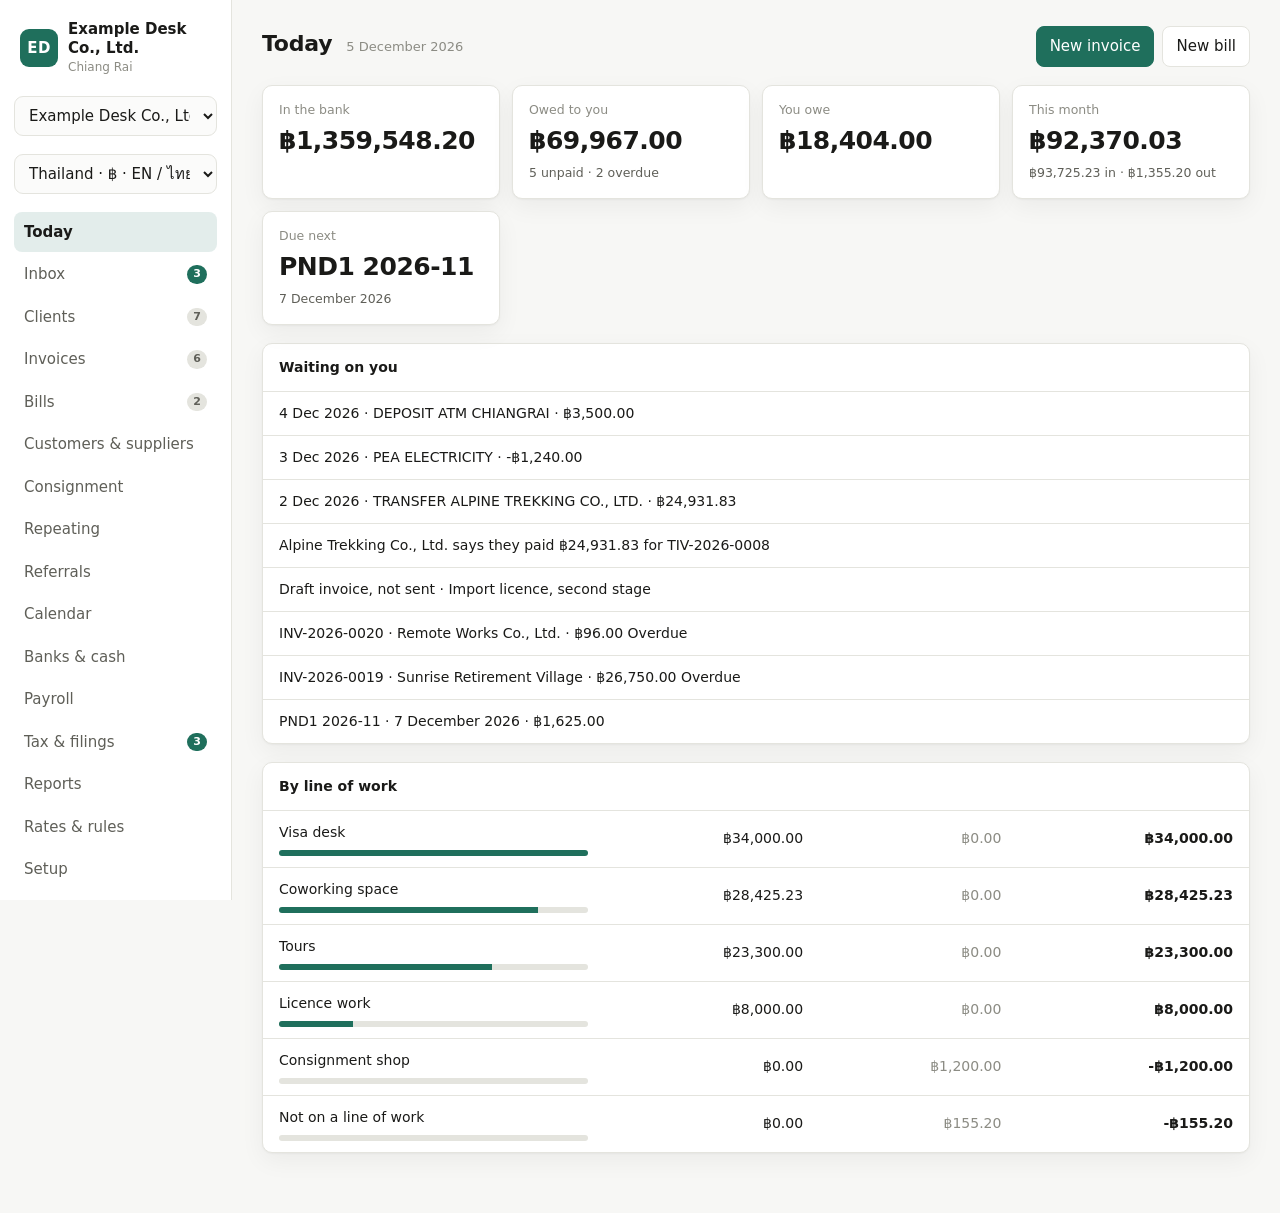
<file: books/app/index.html>
<!doctype html>
<html lang="en">
<head>
<meta charset="utf-8">
<meta name="viewport" content="width=device-width, initial-scale=1">
<title>Books</title>
<link rel="stylesheet" href="app/ui.css">
<link rel="icon" href="data:image/svg+xml,<svg xmlns='http://www.w3.org/2000/svg' viewBox='0 0 32 32'><rect width='32' height='32' rx='7' fill='%231f6f5c'/></svg>">
</head>
<body>
<div class="app" id="app">
  <aside class="side">
    <div class="brand">
      <div class="mark" id="brand-mark">ED</div>
      <div class="brand-text">
        <div class="name" id="brand-name">Example Desk Co., Ltd.</div>
        <div class="sub" id="brand-sub">Chiang Rai</div>
      </div>
    </div>
    <div class="switcher"><select id="entity-pick" aria-label="Books"></select></div>
    <div class="switcher"><select id="country-pick" aria-label="Country">
      <option value="TH">Thailand · ฿ · EN / ไทย</option>
      <option value="KH">Cambodia · ៛ · EN / ខ្មែរ</option>
    </select></div>
    <nav id="nav"></nav>
    <div class="side-foot">
      <span class="chip"><span class="dot"></span><span id="sample-label">Sample data</span>
        <button class="btn small quiet" id="reset">Start over</button></span>
      <button class="btn small" id="search-open" title="/">⌕</button>
      <button class="btn small" id="lang">ไทย</button>
    </div>
  </aside>
  <main class="main" id="main">
    <div class="head"><h1 id="loading">…</h1></div>
  </main>
</div>
<dialog id="dlg"></dialog>
<script src="vendor/sql-asm.js"></script>
<script type="module" src="app/main.mjs"></script>
</body>
</html>
</file>
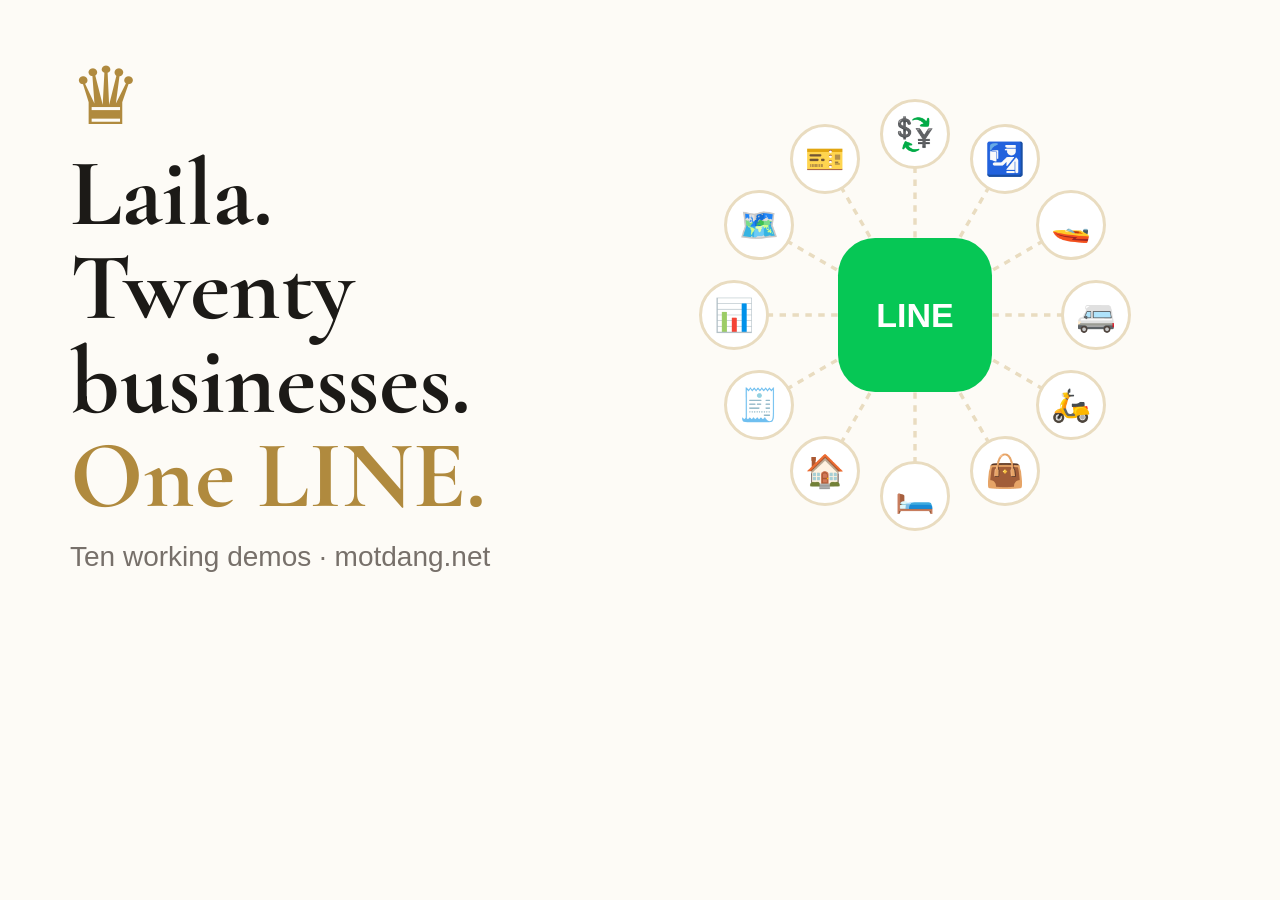
<file: tools/card.html>
<!doctype html><html><head><meta charset="utf-8">
<link href="https://fonts.googleapis.com/css2?family=Cormorant+Garamond:wght@700&display=swap" rel="stylesheet">
<style>html,body{margin:0}body{width:1200px;height:630px;background:#fdfbf6;font-family:-apple-system,Helvetica,Arial,sans-serif;display:flex;align-items:center;overflow:hidden;position:relative}
.l{padding:0 70px;flex:1}.cr{font-size:80px;color:#b08a3e;line-height:1}
h1{font-family:'Cormorant Garamond',Georgia,serif;font-size:96px;line-height:.98;margin:10px 0 18px;color:#1c1a17}
h1 em{font-style:normal;color:#b08a3e}.s{font-size:28px;color:#77706a}
.r{width:430px;height:430px;margin-right:70px;position:relative}
.ph{position:absolute;inset:32%;background:#06c755;border-radius:24%;display:grid;place-items:center;color:#fff;font-weight:800;font-size:34px}
.r i{position:absolute;width:64px;height:64px;border-radius:50%;background:#fff;border:3px solid #e9dcc0;display:grid;place-items:center;font-style:normal;font-size:32px;transform:translate(-50%,-50%)}
</style></head><body>
<div class="l"><div class="cr">♛</div><h1>Laila.<br>Twenty businesses.<br><em>One LINE.</em></h1><div class="s">Ten working demos · motdang.net</div></div>
<div class="r" id="r"><svg viewBox="0 0 100 100" id="sv" style="position:absolute;inset:0"></svg><div class="ph">LINE</div></div>
<script>const ic=['💱','🛂','🚤','🚐','🛵','👜','🛏️','🏠','🧾','📊','🗺️','🎫'];ic.forEach((t,k)=>{const a=k/ic.length*Math.PI*2-Math.PI/2,x=50+42*Math.cos(a),y=50+42*Math.sin(a);const i=document.createElement('i');i.textContent=t;i.style.left=x+'%';i.style.top=y+'%';r.appendChild(i);sv.insertAdjacentHTML('beforeend',`<line x1="50" y1="50" x2="${x}" y2="${y}" stroke="#e9dcc0" stroke-width=".8" stroke-dasharray="1.5 1.5"/>`)});</script>
</body></html>
</file>
<file: deck.css>
@import url('https://fonts.googleapis.com/css2?family=Cormorant+Garamond:wght@500;700&family=Sarabun:wght@400;600&display=swap');
:root{--bg:#fdfbf6;--card:#fff;--ink:#1c1a17;--muted:#77706a;--gold:#b08a3e;--gold2:#e9dcc0;--line:#ece4d4;--green:#06c755;--teal:#1f8a70;--red:#e0603f;--gone:#c9c6c0;--display:'Cormorant Garamond',Georgia,serif;--body:-apple-system,'Sarabun','Helvetica Neue',Arial,sans-serif}
*{box-sizing:border-box}
html,body{margin:0;background:var(--bg);color:var(--ink);font-family:var(--body);font-size:17px;line-height:1.45}
a{color:inherit}
.bar{position:sticky;top:0;z-index:20;display:flex;align-items:center;gap:12px;padding:10px 16px;background:rgba(253,251,246,.94);backdrop-filter:blur(6px);border-bottom:1px solid var(--line)}
.bar .brand{font-family:var(--display);font-weight:700;font-size:22px;letter-spacing:.12em;text-decoration:none}
.bar .brand b{color:var(--gold)}
.bar .n{margin-left:auto;font-size:14px;color:var(--muted);font-variant-numeric:tabular-nums}
.bar .go{display:inline-grid;place-items:center;width:40px;height:40px;border-radius:50%;border:1px solid var(--line);background:var(--card);text-decoration:none;font-size:20px}
.bar .go[aria-disabled=true]{opacity:.3;pointer-events:none}
main{max-width:1080px;margin:0 auto;padding:28px 16px 80px}
h1{font-family:var(--display);font-weight:700;font-size:clamp(38px,7vw,68px);line-height:1.02;margin:6px 0 10px;letter-spacing:-.01em}
h1 em{font-style:normal;color:var(--gold)}
.try{display:inline-block;font-size:14px;letter-spacing:.14em;text-transform:uppercase;color:var(--gold);font-weight:600;margin-bottom:18px}
.sub{color:var(--muted);margin:0 0 22px;font-size:18px}
.grid2{display:grid;grid-template-columns:1fr 1fr;gap:22px;align-items:start}
.grid2>*{min-width:0}
@media (max-width:760px){.grid2{grid-template-columns:1fr}}
.panel{background:var(--card);border:1px solid var(--line);border-radius:18px;padding:16px;box-shadow:0 1px 0 rgba(0,0,0,.02),0 8px 30px -18px rgba(80,60,20,.25)}
.panel h2{font-size:14px;letter-spacing:.12em;text-transform:uppercase;color:var(--muted);margin:0 0 10px;font-weight:600}
.frame{width:100%;border:0;border-radius:12px;background:#fff;display:block}
.chips{display:flex;flex-wrap:wrap;gap:8px;margin:10px 0}
.chip{border:1px solid var(--gold2);background:#fffaf0;border-radius:999px;padding:8px 14px;font:inherit;font-size:15px;cursor:pointer}
.chip:hover,.chip.on{background:var(--gold);color:#fff;border-color:var(--gold)}
.btn{display:inline-flex;align-items:center;gap:8px;border:0;border-radius:12px;padding:12px 18px;font:inherit;font-weight:600;background:var(--ink);color:#fff;cursor:pointer;text-decoration:none}
.btn.gold{background:var(--gold)}
.btn.line{background:var(--green)}
.btn.ghost{background:transparent;color:var(--ink);border:1px solid var(--line)}
input[type=text],input[type=search],select,textarea{font:inherit;padding:12px 14px;border:1px solid var(--line);border-radius:12px;background:#fff;width:100%}
.small{font-size:13px;color:var(--muted)}
.mono{font-family:ui-monospace,Menlo,monospace;font-size:13px;white-space:pre-wrap;word-break:break-word;background:#faf7f0;border:1px solid var(--line);border-radius:10px;padding:12px;max-height:360px;overflow:auto;margin:0}
.tabs{display:flex;gap:6px;flex-wrap:wrap;margin-bottom:10px}
.tab{border:1px solid var(--line);background:#fff;border-radius:10px;padding:7px 12px;font:inherit;font-size:14px;cursor:pointer}
.tab.on{background:var(--ink);color:#fff;border-color:var(--ink)}
.foot{margin-top:40px;display:flex;justify-content:space-between;gap:12px;flex-wrap:wrap}
.hint{font-size:13px;color:var(--muted);text-align:center;margin-top:30px}
mark{background:#fff2c9;padding:0 3px;border-radius:4px}
.bar .mic{cursor:pointer;font-size:17px}
body.saying .bar .mic{background:var(--gold);border-color:var(--gold)}
.cta{position:fixed;right:16px;bottom:16px;z-index:30;background:var(--green);color:#fff;text-decoration:none;font-weight:700;padding:14px 20px;border-radius:999px;box-shadow:0 10px 30px -8px rgba(6,199,85,.6);font-size:16px}
.cta b{font-size:20px;margin-left:4px}
.say{display:none;position:fixed;left:0;right:0;bottom:0;z-index:25;background:#1c1a17;color:#fff;padding:14px 16px 16px;box-shadow:0 -10px 30px -10px rgba(0,0,0,.4)}
body.saying .say{display:block}
body.saying main{padding-bottom:220px}
body.saying .cta{bottom:auto;top:70px}
.say-en{font-size:19px;font-weight:600;line-height:1.3;max-width:900px}
.say-th{font-size:17px;color:#e9dcc0;margin-top:4px;max-width:900px}
.say-tap{font-size:15px;color:#9fe3b6;margin-top:6px}
.say-all{position:absolute;right:16px;top:12px;font-size:12px;color:#bbb}
@media (max-width:600px){.say-all{position:static;display:inline-block;margin-top:6px}}
@media (max-width:700px){.cta{left:16px;right:16px;bottom:12px;text-align:center}main{padding-bottom:110px}body.saying .cta{display:none}}
</file>
<file: books/app/app/ui.css>
/* ui.css — one accent colour, one typeface stack, and enough air that nothing
   needs explaining. Light and dark both come from the same tokens. */

:root {
  --accent: #1f6f5c;
  --accent-soft: color-mix(in srgb, var(--accent) 12%, transparent);
  --accent-line: color-mix(in srgb, var(--accent) 28%, transparent);
  --bg: #f7f7f5;
  --panel: #ffffff;
  --panel-2: #fbfbfa;
  --ink: #1a1a18;
  --ink-soft: #5f5f58;
  --ink-faint: #8c8c84;
  --line: #e4e4de;
  --good: #1f7a44;
  --warn: #9a5b00;
  --bad: #a32020;
  --radius: 10px;
  --shadow: 0 1px 2px rgba(0,0,0,.04), 0 8px 24px rgba(0,0,0,.05);
  color-scheme: light;
}

@media (prefers-color-scheme: dark) {
  :root:not([data-theme="light"]) {
    --bg: #14150f;
    --panel: #1c1d17;
    --panel-2: #212219;
    --ink: #eceadf;
    --ink-soft: #b3b1a4;
    --ink-faint: #85837a;
    --line: #2e2f27;
    --good: #66c28a;
    --warn: #dda34a;
    --bad: #e08080;
    --shadow: 0 1px 2px rgba(0,0,0,.3), 0 8px 24px rgba(0,0,0,.35);
    color-scheme: dark;
  }
}

* { box-sizing: border-box; }

body {
  margin: 0;
  background: var(--bg);
  color: var(--ink);
  font: 15px/1.5 -apple-system, BlinkMacSystemFont, "Segoe UI", "Noto Sans Thai",
        "Sarabun", system-ui, sans-serif;
  -webkit-font-smoothing: antialiased;
}

button, input, select, textarea { font: inherit; color: inherit; }

/* ---- frame ------------------------------------------------------------- */

.app { display: grid; grid-template-columns: 232px 1fr; min-height: 100vh; }

.side {
  background: var(--panel);
  border-right: 1px solid var(--line);
  padding: 18px 14px;
  display: flex; flex-direction: column; gap: 18px;
  position: sticky; top: 0; height: 100vh; overflow: auto;
}

.brand { display: flex; align-items: center; gap: 10px; padding: 2px 6px; }
.brand .mark {
  width: 38px; height: 38px; flex: 0 0 38px;
  border-radius: 9px; background: var(--accent); color: #fff;
  display: grid; place-items: center; font-weight: 650; letter-spacing: .5px;
}
.brand .name { font-weight: 620; line-height: 1.25; }
.brand .sub { color: var(--ink-faint); font-size: 12px; }

/* Which books are open. A practice keeps several sets and switches between
   them all day, so this sits above the sections rather than inside settings. */
.switcher select {
  width: 100%; padding: 9px 10px; border-radius: 9px;
  border: 1px solid var(--line); background: var(--panel-2); color: var(--ink);
}
.switcher select:focus { outline: 2px solid var(--accent-line); }

nav { display: flex; flex-direction: column; gap: 2px; }
nav button {
  text-align: left; background: none; border: 0; padding: 9px 10px;
  border-radius: 8px; cursor: pointer; color: var(--ink-soft);
  display: flex; justify-content: space-between; align-items: center; gap: 8px;
}
nav button:hover { background: var(--panel-2); color: var(--ink); }
nav button[aria-current="true"] { background: var(--accent-soft); color: var(--ink); font-weight: 560; }
nav .tag {
  font-size: 11px; padding: 1px 6px; border-radius: 99px;
  background: var(--accent); color: #fff; font-weight: 600;
}
nav .tag.quiet { background: var(--line); color: var(--ink-soft); }

.side-foot { margin-top: auto; display: flex; flex-direction: column; gap: 8px; }

.main { padding: 26px 30px 60px; max-width: 1180px; }

.head { display: flex; align-items: baseline; gap: 14px; flex-wrap: wrap; margin-bottom: 18px; }
.head h1 { font-size: 22px; margin: 0; font-weight: 640; letter-spacing: -.01em; }
.head .when { color: var(--ink-faint); font-size: 13px; }
.head .actions { margin-left: auto; display: flex; gap: 8px; flex-wrap: wrap; }

/* ---- bits -------------------------------------------------------------- */

.btn {
  border: 1px solid var(--line); background: var(--panel); color: var(--ink);
  padding: 8px 13px; border-radius: 8px; cursor: pointer;
}
.btn:hover { border-color: var(--accent-line); }
.btn.primary { background: var(--accent); border-color: var(--accent); color: #fff; }
.btn.primary:hover { filter: brightness(1.06); }
.btn.quiet { background: none; border-color: transparent; color: var(--ink-soft); }
.btn.small { padding: 5px 9px; font-size: 13px; }
.btn:disabled { opacity: .45; cursor: not-allowed; }

.chip {
  display: inline-flex; align-items: center; gap: 7px;
  background: var(--panel-2); border: 1px solid var(--line);
  border-radius: 99px; padding: 4px 6px 4px 11px; font-size: 12px; color: var(--ink-soft);
}
.chip .dot { width: 7px; height: 7px; border-radius: 99px; background: var(--warn); }

.cards { display: grid; grid-template-columns: repeat(auto-fit, minmax(190px, 1fr)); gap: 12px; }
.card {
  background: var(--panel); border: 1px solid var(--line); border-radius: var(--radius);
  padding: 15px 16px; box-shadow: var(--shadow);
}
.card .k { color: var(--ink-faint); font-size: 12.5px; }
.card .v { font-size: 25px; font-weight: 620; letter-spacing: -.02em; margin-top: 3px; font-variant-numeric: tabular-nums; }
.card .n { color: var(--ink-soft); font-size: 12.5px; margin-top: 4px; }
.card.click { cursor: pointer; }
.card.click:hover { border-color: var(--accent-line); }

.panel {
  background: var(--panel); border: 1px solid var(--line);
  border-radius: var(--radius); box-shadow: var(--shadow); overflow: hidden;
}
.panel + .panel, .cards + .panel, .panel + .cards { margin-top: 18px; }
.panel h2 {
  margin: 0; padding: 13px 16px; font-size: 14px; font-weight: 600;
  border-bottom: 1px solid var(--line); display: flex; align-items: center; gap: 10px;
}
.panel h2 .right { margin-left: auto; font-weight: 450; color: var(--ink-faint); font-size: 13px; }
.panel .body { padding: 14px 16px; }

table { width: 100%; border-collapse: collapse; font-size: 14px; }
th {
  text-align: left; font-weight: 550; color: var(--ink-faint); font-size: 12px;
  text-transform: uppercase; letter-spacing: .04em; padding: 9px 16px; border-bottom: 1px solid var(--line);
}
td { padding: 11px 16px; border-bottom: 1px solid var(--line); vertical-align: middle; }
tr:last-child td { border-bottom: 0; }
tbody tr.click { cursor: pointer; }
tbody tr.click:hover { background: var(--panel-2); }
.num { text-align: right; font-variant-numeric: tabular-nums; }
.dim { color: var(--ink-faint); }
.strong { font-weight: 600; }

.pill {
  display: inline-block; padding: 2px 9px; border-radius: 99px; font-size: 12px;
  background: var(--panel-2); border: 1px solid var(--line); color: var(--ink-soft);
}
.pill.good { color: var(--good); border-color: color-mix(in srgb, var(--good) 35%, var(--line)); }
.pill.warn { color: var(--warn); border-color: color-mix(in srgb, var(--warn) 35%, var(--line)); }
.pill.bad { color: var(--bad); border-color: color-mix(in srgb, var(--bad) 35%, var(--line)); }

.empty { padding: 26px 16px; color: var(--ink-faint); text-align: center; }

.bar {
  height: 6px; border-radius: 99px; background: var(--line); overflow: hidden; margin-top: 7px;
}
.bar > span { display: block; height: 100%; background: var(--accent); }

/* ---- the month --------------------------------------------------------- */

.cal-grid-head {
  display: grid; grid-template-columns: repeat(7, minmax(0, 1fr)); gap: 6px;
  color: var(--ink-faint); font-size: 12px; margin-bottom: 6px; padding: 0 2px;
}
/* minmax(0, 1fr), not 1fr: a long invoice line would otherwise set the column
   width and the week would come out crooked. */
.cal-grid { display: grid; grid-template-columns: repeat(7, minmax(0, 1fr)); gap: 6px; }
.cal-day {
  background: var(--panel); border: 1px solid var(--line); border-radius: 9px;
  padding: 7px 8px; min-height: 104px; cursor: pointer; min-width: 0;
  display: flex; flex-direction: column; gap: 4px;
}
.cal-day:hover { border-color: var(--accent-line); }
.cal-day.empty { background: none; border: 0; cursor: default; min-height: 0; }
.cal-day.today { border-color: var(--accent); box-shadow: inset 0 0 0 1px var(--accent-line); }
.cal-day.holiday { background: var(--accent-soft); }
.cal-head { display: flex; align-items: baseline; gap: 6px; }
.cal-head .n { font-weight: 620; }
.cal-holiday {
  font-size: 11px; color: var(--ink-soft); overflow: hidden;
  text-overflow: ellipsis; white-space: nowrap;
}
.cal-items { display: flex; flex-direction: column; gap: 3px; flex: 1 1 auto; min-width: 0; }
.cal-item {
  font-size: 11.5px; line-height: 1.25; padding: 2px 5px; border-radius: 5px;
  background: var(--panel-2); border-left: 2px solid var(--line);
  overflow: hidden; text-overflow: ellipsis; white-space: nowrap;
}
.cal-item.good { border-left-color: var(--good); }
.cal-item.warn { border-left-color: var(--warn); }
.cal-item.bad { border-left-color: var(--bad); }
.cal-item .amt { color: var(--ink-faint); margin-left: 5px; }
/* The day's own shape: there when you look for it, quiet when you do not. */
.cal-sun { font-size: 10.5px; color: var(--ink-faint); opacity: .75; }

.day-quiet {
  margin-top: 16px; padding-top: 12px; border-top: 1px solid var(--line);
  font-size: 12.5px; color: var(--ink-soft);
  display: flex; flex-direction: column; gap: 3px;
}
.day-quiet .prayer { display: flex; gap: 12px; flex-wrap: wrap; opacity: .7; font-size: 12px; }

/* ---- result strip ------------------------------------------------------ */

.result {
  position: fixed; left: 50%; bottom: 22px; transform: translateX(-50%);
  background: var(--panel); border: 1px solid var(--accent-line);
  border-left: 4px solid var(--accent);
  border-radius: var(--radius); box-shadow: var(--shadow);
  padding: 12px 16px; max-width: min(680px, 92vw); z-index: 60;
  display: flex; flex-direction: column; gap: 3px;
}
.result .line { font-size: 14px; }
.result .line + .line { color: var(--ink-soft); font-size: 13px; }

/* ---- dialogs ----------------------------------------------------------- */

dialog {
  border: 1px solid var(--line); border-radius: 14px; padding: 0;
  background: var(--panel); color: var(--ink); box-shadow: var(--shadow);
  width: min(720px, 94vw); max-height: 88vh;
}
dialog::backdrop { background: rgba(0,0,0,.35); backdrop-filter: blur(2px); }
dialog .dlg-head {
  padding: 15px 18px; border-bottom: 1px solid var(--line);
  display: flex; align-items: center; gap: 10px; font-weight: 600;
}
dialog .dlg-body { padding: 16px 18px; overflow: auto; max-height: calc(88vh - 124px); }
dialog .dlg-foot {
  padding: 12px 18px; border-top: 1px solid var(--line);
  display: flex; gap: 8px; justify-content: flex-end; align-items: center;
}
dialog .dlg-foot .left { margin-right: auto; color: var(--ink-soft); font-size: 13px; }

.field { display: flex; flex-direction: column; gap: 5px; margin-bottom: 13px; }
.field > label { font-size: 12.5px; color: var(--ink-soft); }
.field input, .field select, .field textarea {
  background: var(--panel-2); border: 1px solid var(--line); border-radius: 8px;
  padding: 9px 10px; width: 100%;
}
.field input:focus, .field select:focus { outline: 2px solid var(--accent-line); border-color: var(--accent); }
.field.bad input { border-color: var(--bad); }
.row { display: grid; gap: 12px; grid-template-columns: repeat(auto-fit, minmax(150px, 1fr)); }
.check { display: flex; align-items: center; gap: 9px; margin-bottom: 12px; }
.check input { width: 17px; height: 17px; accent-color: var(--accent); }

.lines-head, .line-row {
  display: grid; grid-template-columns: 1fr 80px 90px 120px 30px; gap: 8px; align-items: center;
}
.lines-head { font-size: 12px; color: var(--ink-faint); margin-bottom: 6px; }
.line-row { margin-bottom: 8px; }
.line-row input { margin: 0; }
.totals { margin-top: 12px; padding-top: 12px; border-top: 1px solid var(--line); }
.totals div { display: flex; justify-content: space-between; padding: 3px 0; font-variant-numeric: tabular-nums; }
.totals div.big { font-weight: 640; font-size: 16px; }
.totals div.note { color: var(--ink-soft); font-size: 13px; }

/* What the customer implies, said once, where the choice was made. */
.said { color: var(--ink-soft); font-size: 12.5px; margin: -4px 0 12px; line-height: 1.45; }
.said:empty { display: none; }
.said b { font-weight: 600; color: var(--ink); }

/* A QR carries its own dimensions; the box decides how big it is shown. */
.qr { background: #fff; padding: 10px; border-radius: 10px; }
.qr svg { display: block; width: 100%; height: auto; }

/* A drawer: there if you open it, silent if you do not. */
.drawer {
  background: var(--panel); border: 1px solid var(--line); border-radius: var(--radius);
  box-shadow: var(--shadow); margin-top: 18px; overflow: hidden;
}
.drawer > summary {
  padding: 13px 16px; font-size: 14px; font-weight: 600; cursor: pointer;
  color: var(--ink-soft); list-style: none;
}
.drawer > summary::-webkit-details-marker { display: none; }
.drawer > summary::before { content: '› '; color: var(--ink-faint); }
.drawer[open] > summary { border-bottom: 1px solid var(--line); color: var(--ink); }
.drawer[open] > summary::before { content: '⌄ '; }

/* ---- the document ------------------------------------------------------ */

.doc {
  background: #fff; color: #17170f; padding: 34px 38px; border-radius: 8px;
  border: 1px solid var(--line);
}
.doc .doc-head { display: flex; gap: 20px; align-items: flex-start; border-bottom: 2px solid var(--accent); padding-bottom: 16px; }
.doc .doc-title { margin-left: auto; text-align: right; }
.doc .doc-title .th { font-size: 19px; font-weight: 700; }
.doc .doc-title .en { color: #6a6a5f; font-size: 13px; letter-spacing: .04em; text-transform: uppercase; }
.doc .parties { display: grid; grid-template-columns: 1fr 1fr; gap: 24px; margin: 20px 0; font-size: 13px; }
.doc .parties h4 { margin: 0 0 5px; font-size: 11px; color: #6a6a5f; text-transform: uppercase; letter-spacing: .05em; font-weight: 600; }
.doc table { font-size: 13px; }
.doc th { color: #6a6a5f; border-bottom: 1px solid #ddddd4; padding: 8px 6px; }
.doc td { border-bottom: 1px solid #eeeee7; padding: 9px 6px; }
.doc .doc-totals { margin-left: auto; width: min(320px, 100%); margin-top: 14px; font-size: 13px; }
.doc .doc-totals div { display: flex; justify-content: space-between; padding: 4px 6px; font-variant-numeric: tabular-nums; }
.doc .doc-totals div.grand { border-top: 1px solid #ddddd4; border-bottom: 2px solid #17170f; font-weight: 700; font-size: 15px; margin-top: 4px; }
.doc .words { margin-top: 14px; font-size: 12.5px; color: #4a4a40; }
.doc .sigs { display: grid; grid-template-columns: 1fr 1fr; gap: 40px; margin-top: 46px; font-size: 12px; color: #6a6a5f; }
.doc .sigs div { border-top: 1px solid #c9c9bd; padding-top: 6px; text-align: center; }

.mono { font-family: ui-monospace, "SF Mono", Menlo, monospace; font-size: 12.5px; white-space: pre; overflow-x: auto; }

@media print {
  .side, .head .actions, .result, .dlg-head, .dlg-foot { display: none !important; }
  body, .app, .main { background: #fff; display: block; }
  dialog { border: 0; box-shadow: none; width: auto; max-height: none; }
  dialog .dlg-body { max-height: none; padding: 0; overflow: visible; }
  .doc { border: 0; padding: 0; }
}

/* ---- the phone ---------------------------------------------------------

   Same screens, reachable with a thumb: the brand becomes a slim top bar, the
   sections become a scrolling row pinned to the bottom of the window, and every
   table turns into one card per row — a five-column ledger line is unreadable
   at 375px however small the type gets. */

@media (max-width: 860px) {
  .app { grid-template-columns: 1fr; }

  .side {
    position: sticky; top: 0; height: auto; z-index: 40;
    flex-direction: row; align-items: center; gap: 10px;
    padding: 9px 12px; border-right: 0; border-bottom: 1px solid var(--line);
  }
  .brand .sub { display: none; }
  .brand .mark { width: 32px; height: 32px; flex-basis: 32px; font-size: 13px; }
  .brand .name { font-size: 15px; }
  .side-foot { margin: 0 0 0 auto; flex-direction: row; align-items: center; gap: 8px; }
  .brand-text { display: none; }
  .switcher { flex: 1 1 auto; min-width: 0; margin-left: 4px; }
  .switcher select { min-height: 38px; font-size: 15px; }
  .side-foot .chip { padding: 3px 5px 3px 9px; }
  .side-foot .chip .dot { margin: 0; }
  #sample-label { display: none; }
  /* Starting over is a Setup decision on a phone — too easy to hit by accident
     beside the brand. */
  #reset { display: none; }

  nav {
    position: fixed; left: 0; right: 0; bottom: 0; z-index: 50;
    flex-direction: row; gap: 4px; overflow-x: auto; scrollbar-width: none;
    background: var(--panel); border-top: 1px solid var(--line);
    padding: 7px 10px calc(7px + env(safe-area-inset-bottom));
    box-shadow: 0 -4px 18px rgba(0,0,0,.08);
  }
  nav::-webkit-scrollbar { display: none; }
  nav button {
    flex: 0 0 auto; min-height: 42px; padding: 9px 14px; border-radius: 10px;
    white-space: nowrap;
  }

  .main { padding: 16px 14px calc(78px + env(safe-area-inset-bottom)); }
  .head { margin-bottom: 14px; }
  .head h1 { font-size: 20px; }
  .head .actions { width: 100%; margin-left: 0; }
  .head .actions .btn { flex: 1 1 auto; min-height: 44px; }

  .cards { grid-template-columns: repeat(auto-fit, minmax(148px, 1fr)); gap: 10px; }
  .card { padding: 12px 13px; }
  .card .v { font-size: 21px; }

  /* one card per row */
  table, thead, tbody, tr, th, td { display: block; }
  thead { display: none; }
  tbody tr {
    padding: 12px 14px; border-bottom: 1px solid var(--line);
    display: grid; grid-template-columns: auto 1fr; gap: 3px 12px;
  }
  tbody tr:last-child { border-bottom: 0; }
  td { padding: 0; border: 0; display: contents; }
  td::before {
    content: attr(data-label); color: var(--ink-faint); font-size: 12px;
    align-self: center;
  }
  td:empty::before, td[data-label=""]::before { content: ""; }
  td.num { text-align: left; }
  /* the first cell of each row reads as its heading */
  tbody tr td:first-child { font-weight: 600; }
  tbody tr td:first-child::before { font-weight: 400; }
  td .btn { min-height: 38px; margin-top: 4px; }
  .phone-hide { display: none !important; }
  tbody tr .pill { justify-self: start; }
  .bar { grid-column: 1 / -1; }

  /* `display` has to be scoped to an OPEN dialog: setting it unconditionally
     overrides the browser's own `display: none` and a closed sheet stays on
     screen. */
  dialog[open] {
    width: 100vw; max-width: 100vw; max-height: 100dvh; height: 100dvh;
    margin: 0; border-radius: 0; border: 0;
    display: flex; flex-direction: column;
  }
  dialog .dlg-body { max-height: none; flex: 1 1 auto; }
  dialog .dlg-foot { flex-wrap: wrap; padding-bottom: calc(12px + env(safe-area-inset-bottom)); }
  dialog .dlg-foot .btn { flex: 1 1 auto; min-height: 44px; }

  .row { grid-template-columns: 1fr; }
  .field input, .field select { min-height: 44px; font-size: 16px; }  /* 16px stops iOS zooming */
  .lines-head { display: none; }
  /* A line becomes a small card: what it is, then how many of what, then the
     price. The remove button sits in the corner instead of in the flow. */
  .line-row {
    position: relative; grid-template-columns: 1fr 1fr; gap: 8px;
    padding: 34px 10px 10px; border: 1px solid var(--line);
    border-radius: 10px; margin-bottom: 10px;
  }
  .line-row .desc, .line-row .price { grid-column: 1 / -1; }
  .line-row input { min-height: 42px; font-size: 16px; width: 100%; }
  .line-row > button:last-child { position: absolute; top: 5px; right: 5px; }

  .result { left: 10px; right: 10px; bottom: calc(72px + env(safe-area-inset-bottom)); transform: none; max-width: none; }

  .doc { padding: 18px 16px; }
  .doc .doc-head { flex-direction: column; gap: 10px; }
  .doc .doc-title { margin-left: 0; text-align: left; }
  .doc .parties { grid-template-columns: 1fr; gap: 14px; }
  .doc .doc-totals { width: 100%; }
  .doc table, .doc thead, .doc tbody, .doc tr, .doc th, .doc td { display: revert; }
  .doc thead { display: revert; }
  .doc td { display: table-cell; }
  .doc td::before { content: none; }
  .doc { overflow-x: auto; }
  .doc .sigs { grid-template-columns: 1fr; gap: 26px; margin-top: 30px; }

  /* A month at 375px is a list of days that have something on them. */
  .cal-grid-head { display: none; }
  .cal-grid { grid-template-columns: 1fr; gap: 4px; }
  .cal-day { min-height: 0; flex-direction: row; align-items: flex-start; gap: 10px; }
  .cal-day.empty { display: none; }
  .cal-head { flex: 0 0 64px; flex-direction: column; align-items: flex-start; gap: 0; }
  .cal-items { flex: 1 1 auto; }
  .cal-sun { flex: 0 0 auto; align-self: center; }
}

@media (max-width: 420px) {
  .cards { grid-template-columns: 1fr 1fr; }
  .card .v { font-size: 19px; }
  .head h1 { font-size: 19px; }
}
</file>
